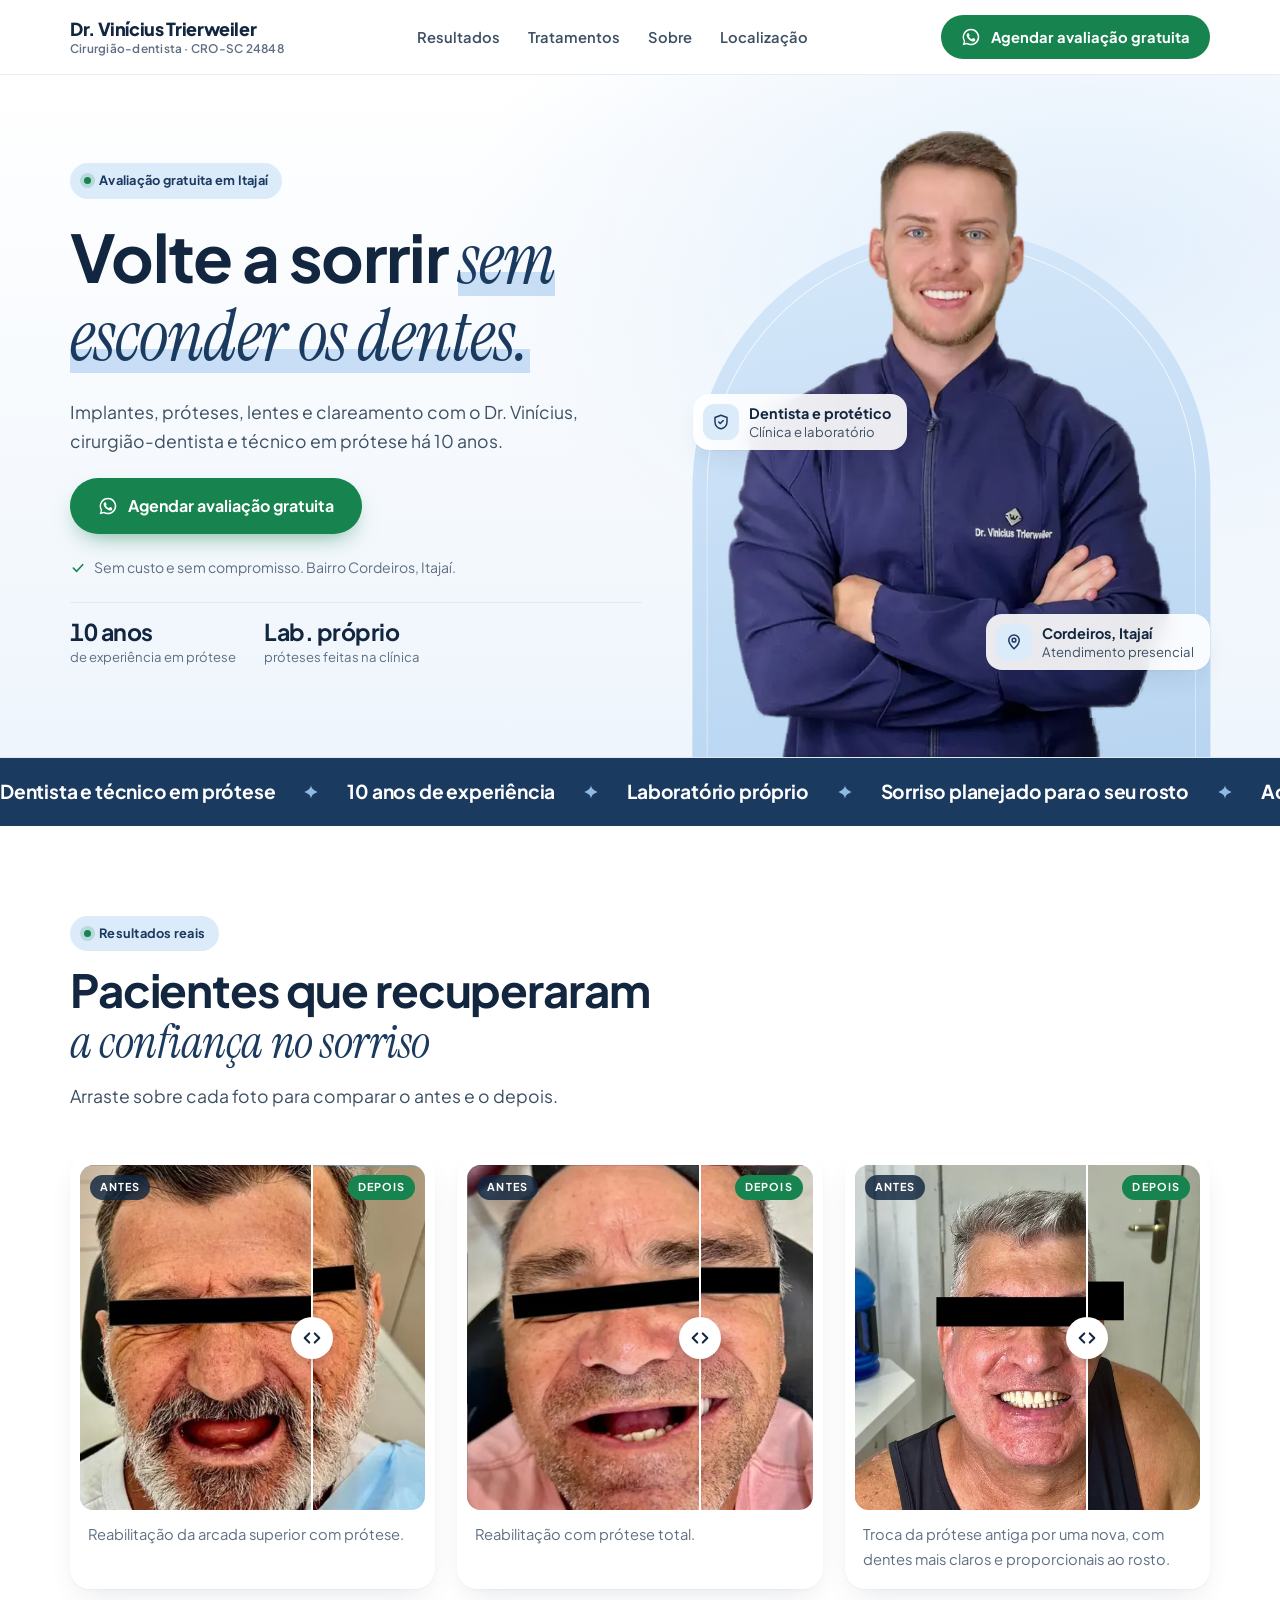
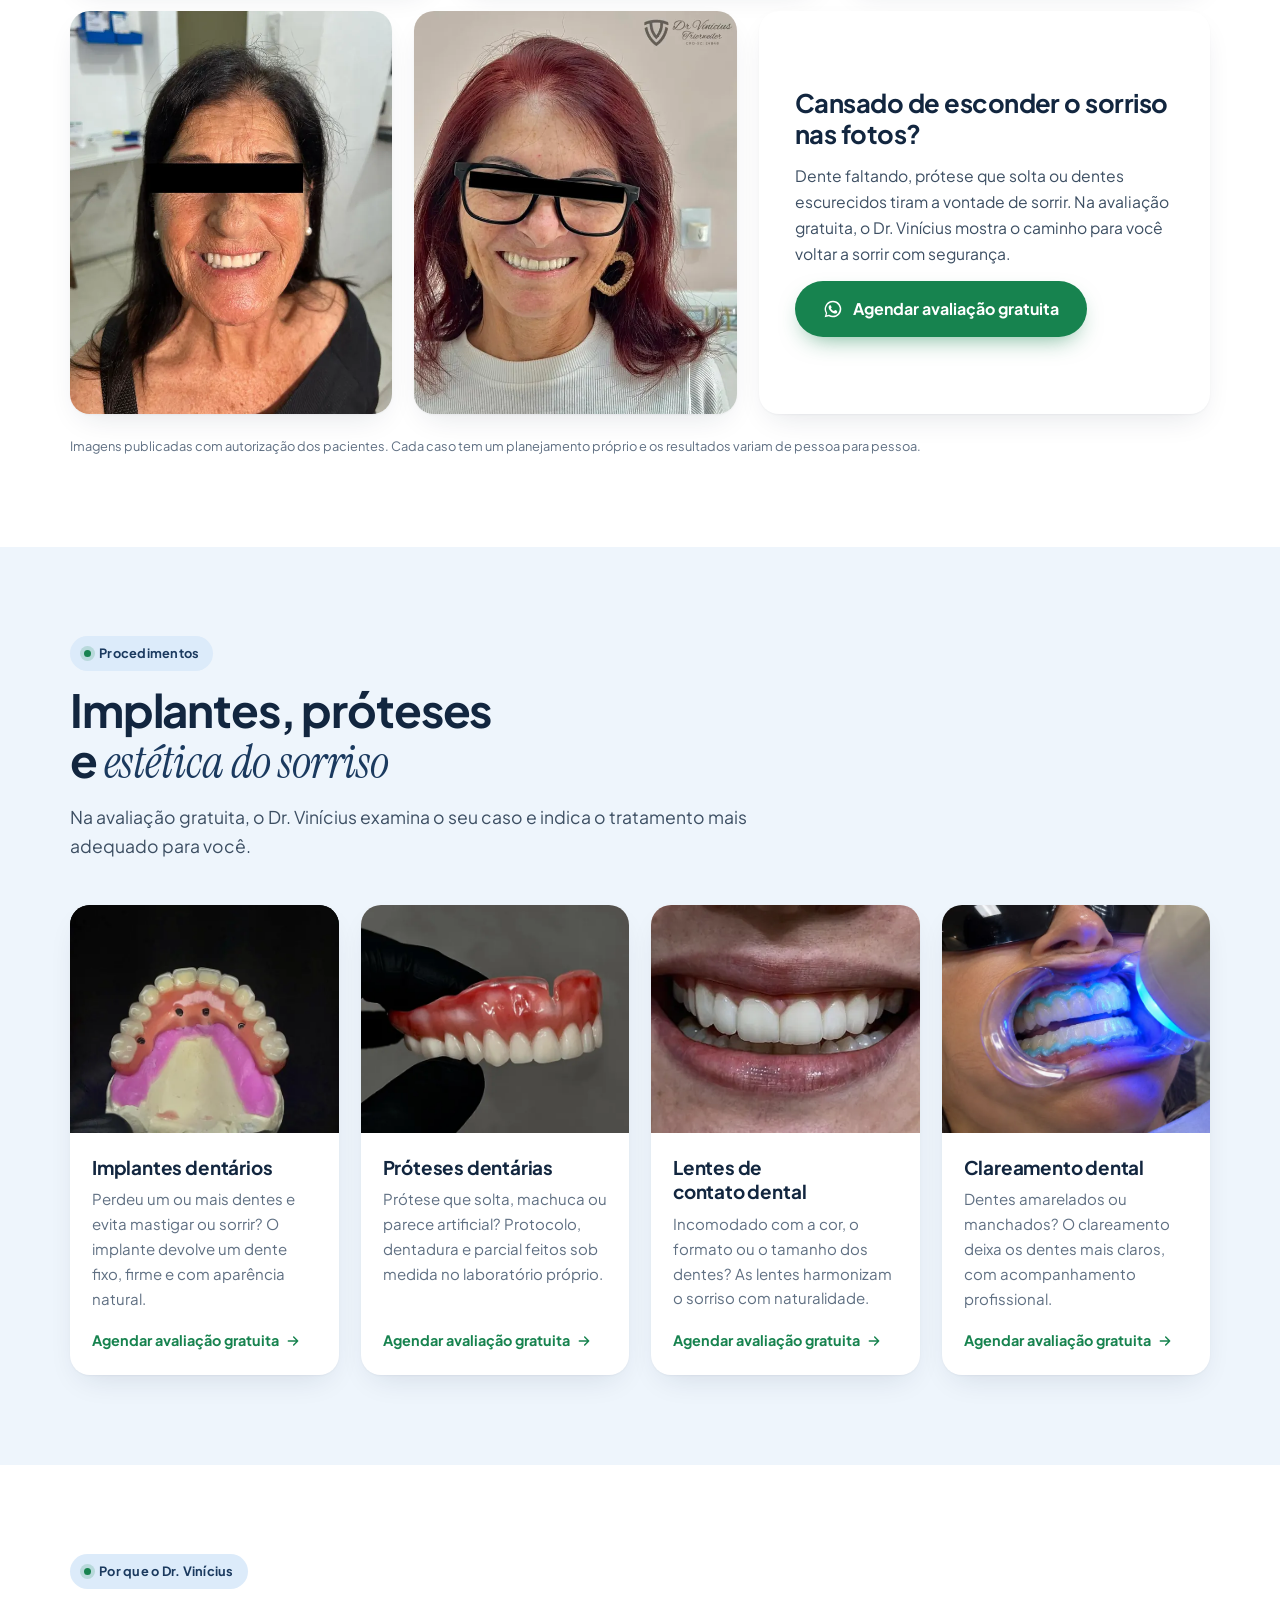
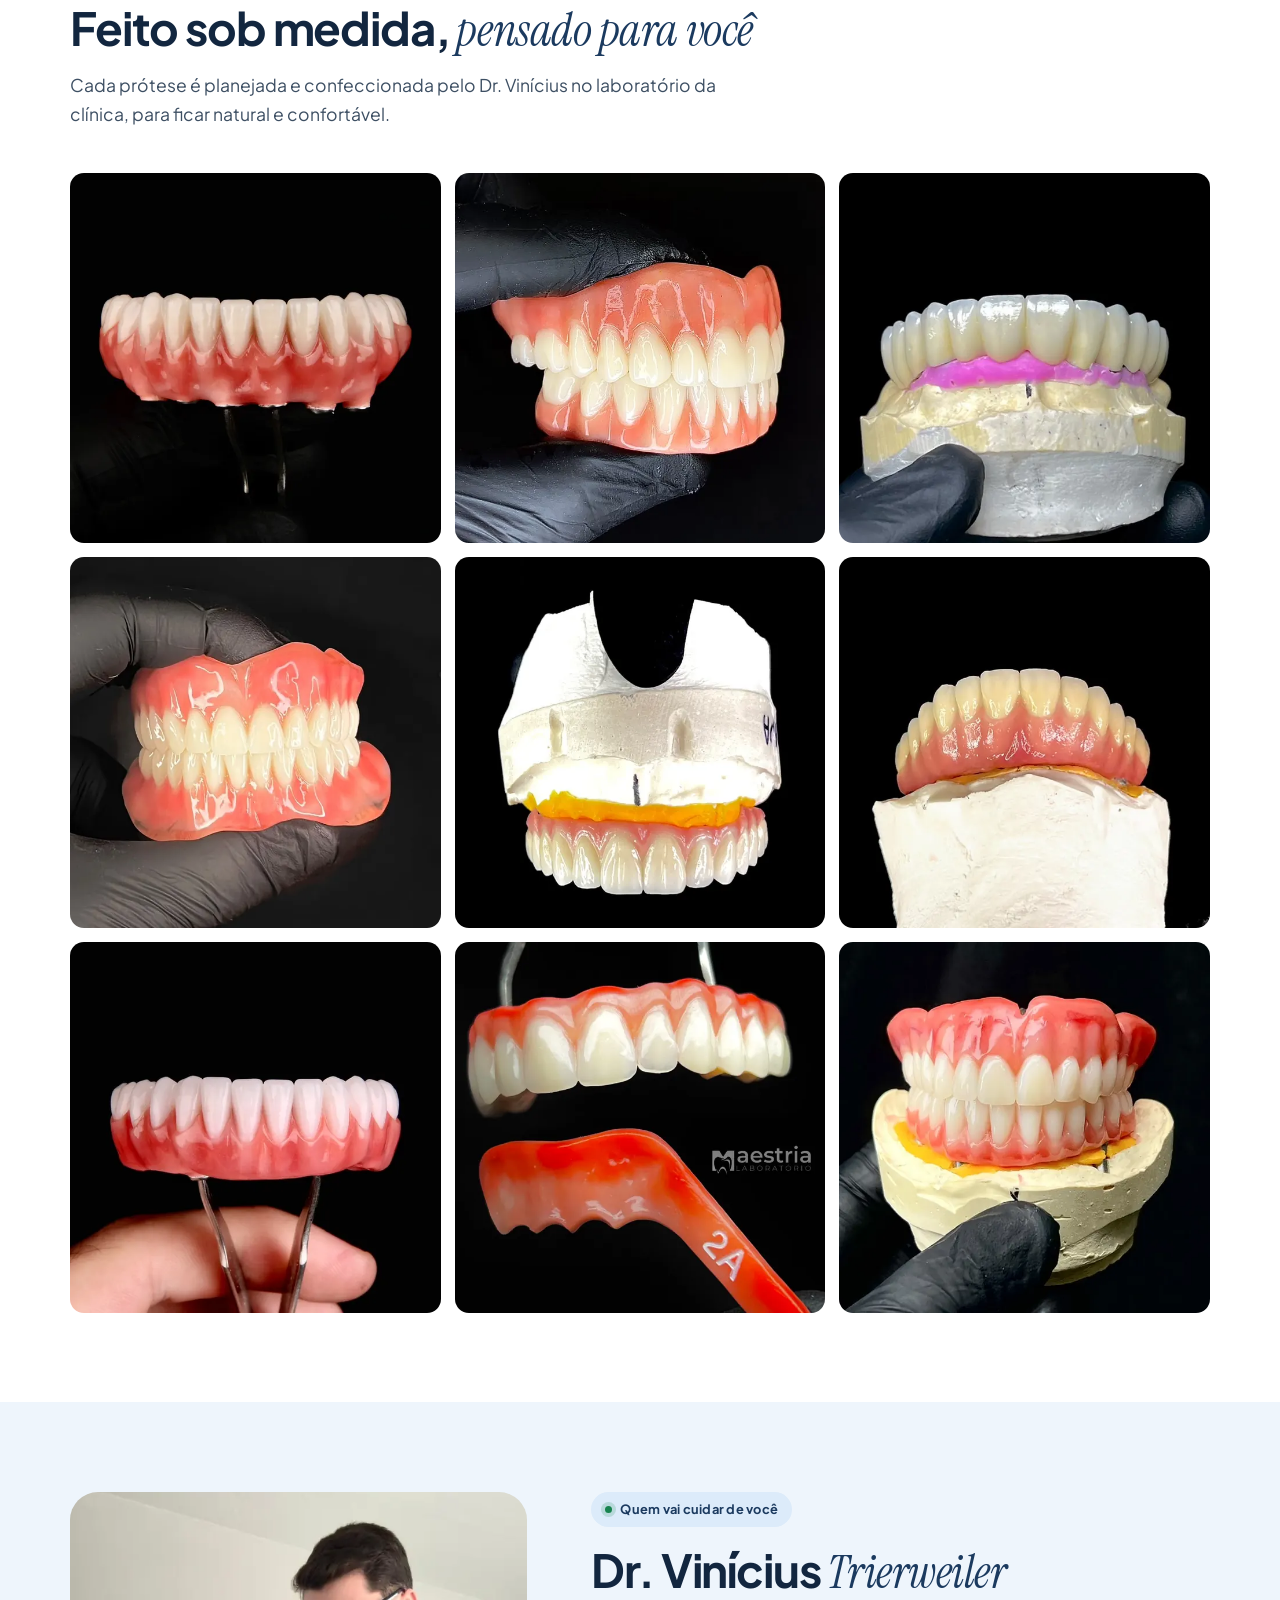
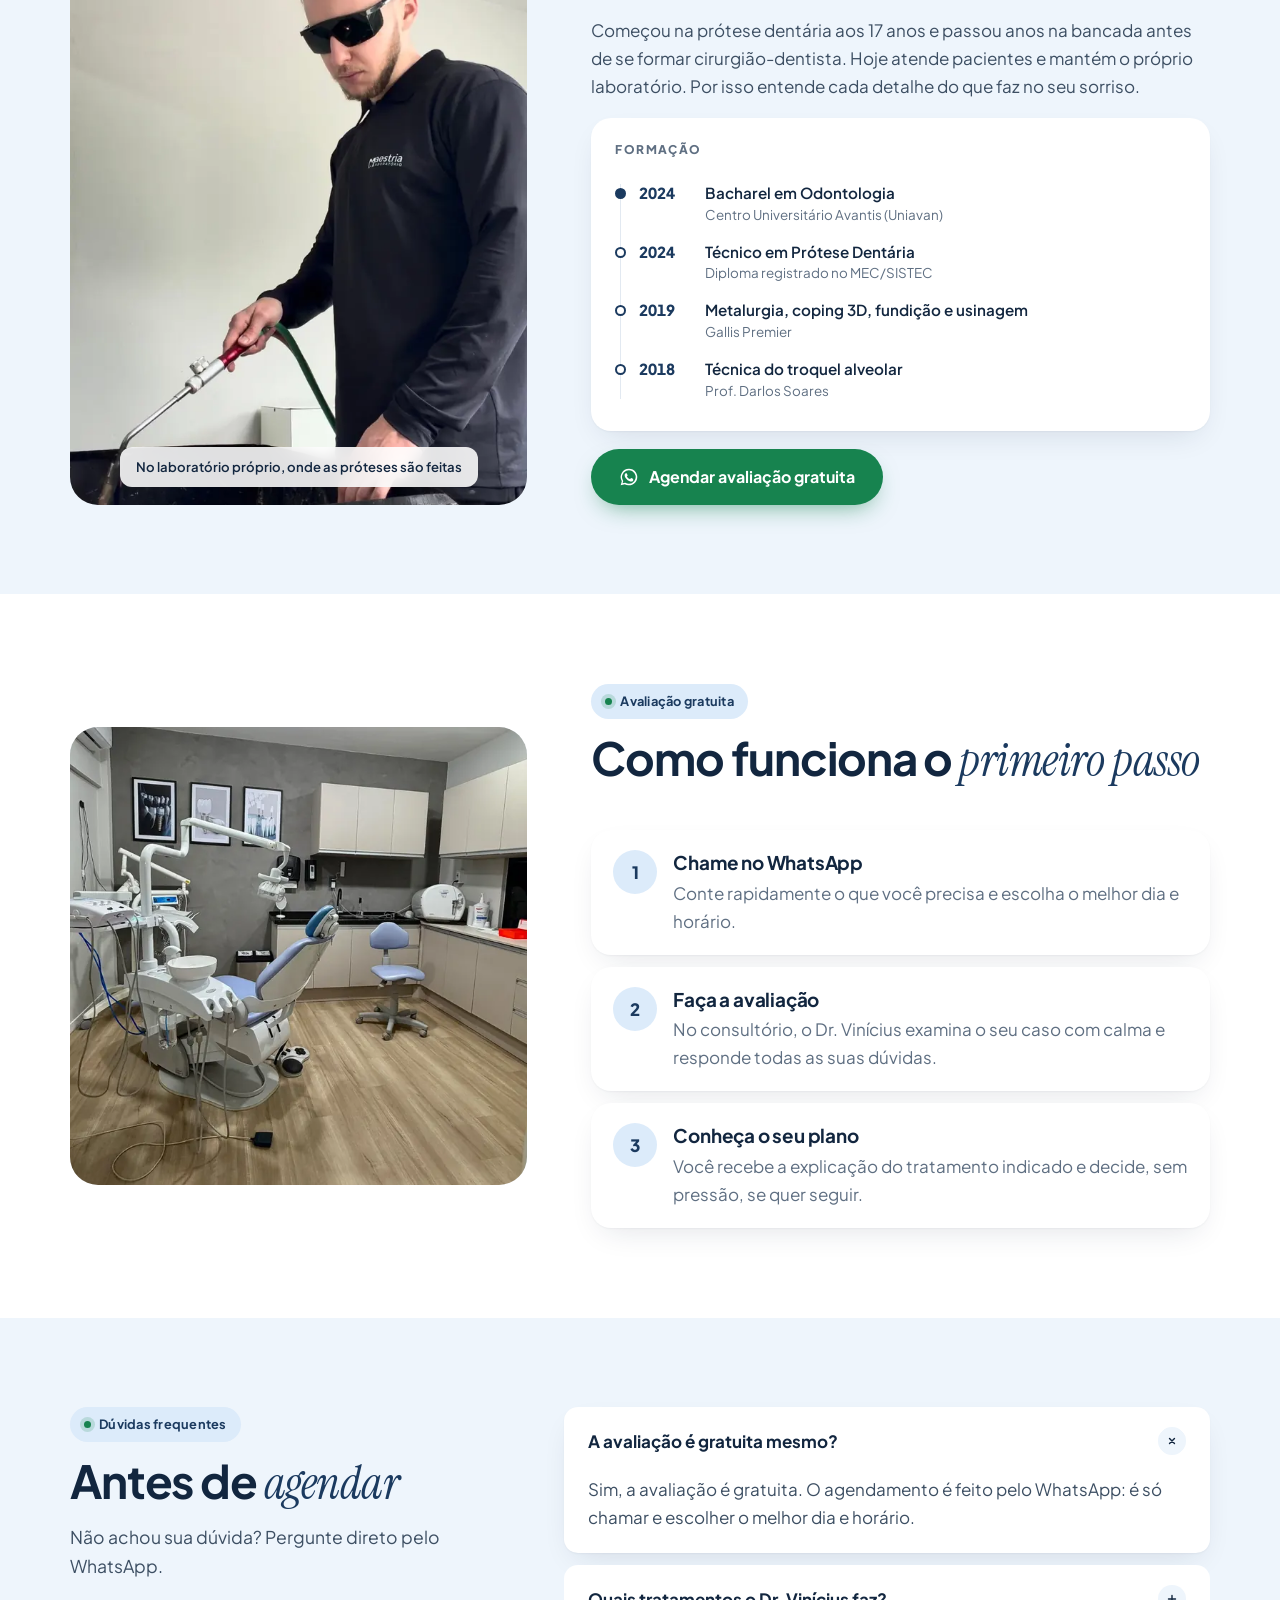
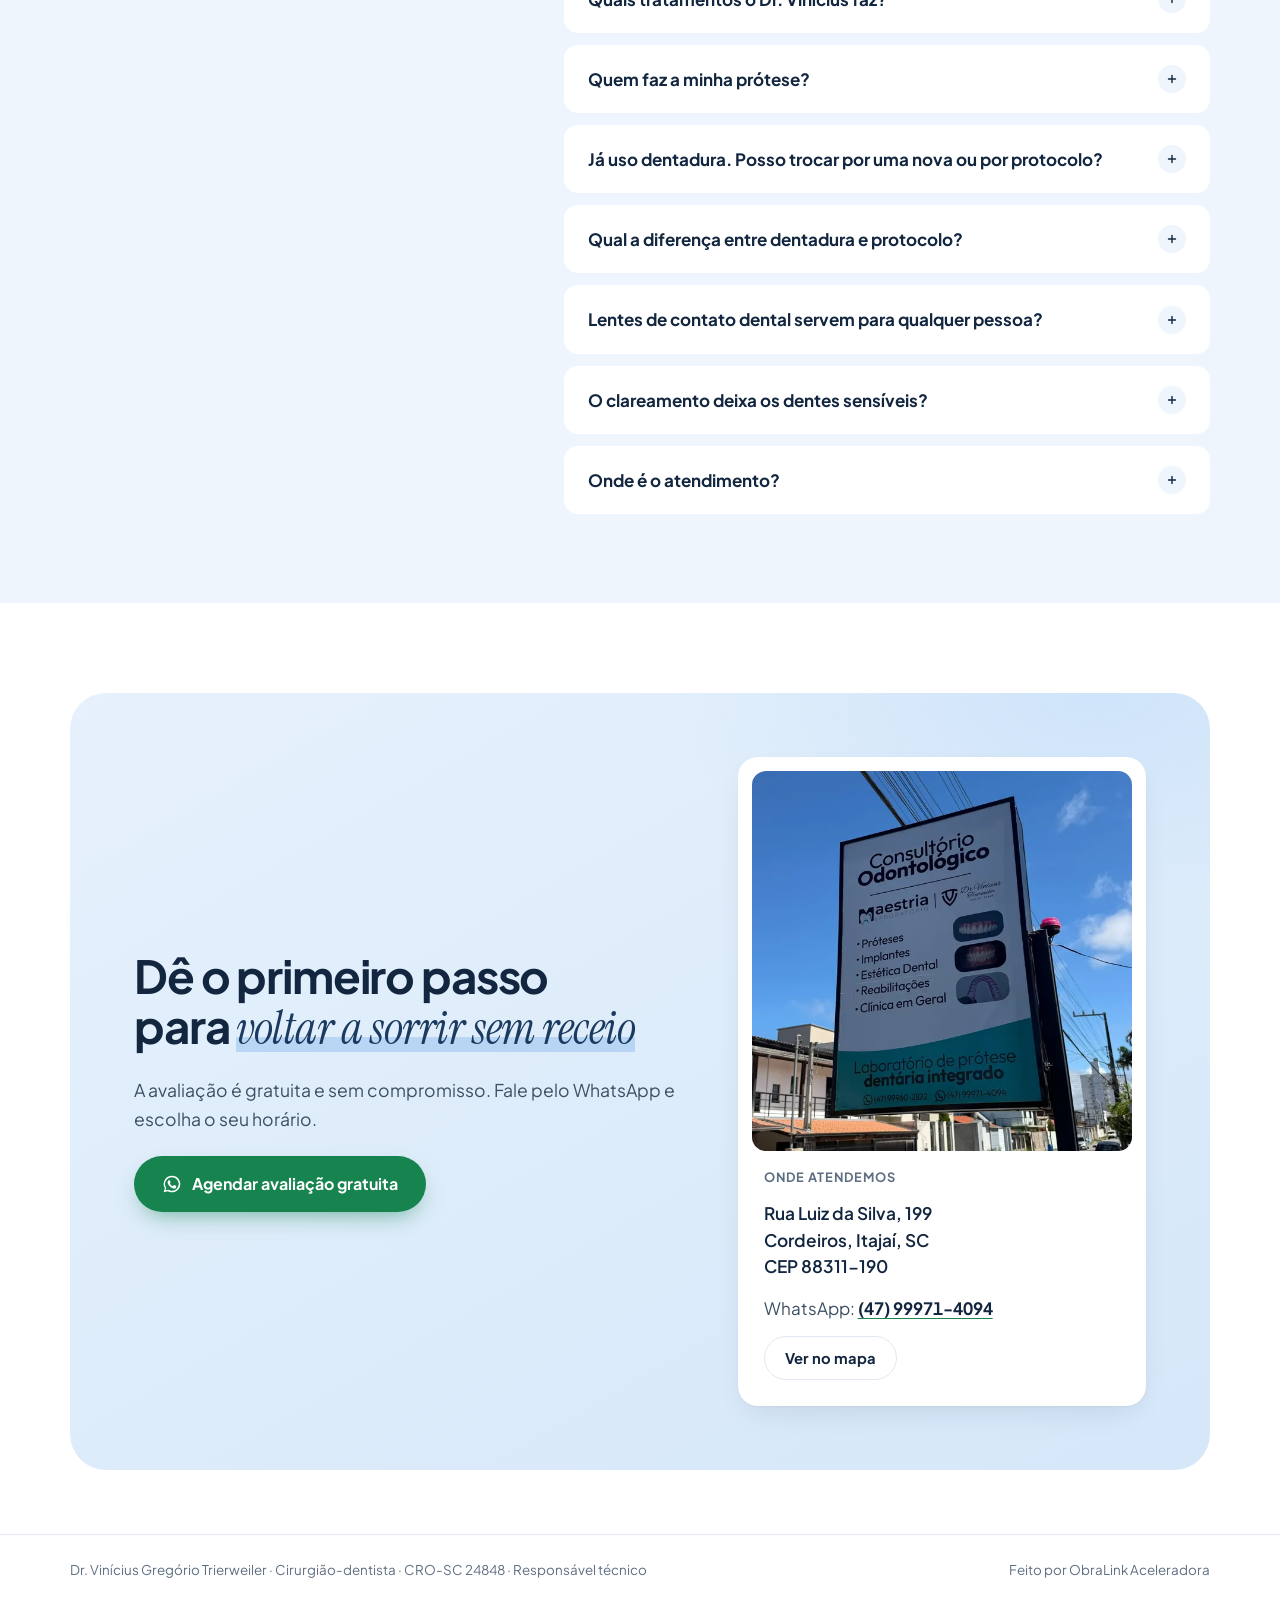
<file: index.html>
<!doctype html>
<html lang="pt-BR">
<head>
<meta charset="utf-8">
<meta name="viewport" content="width=device-width, initial-scale=1, viewport-fit=cover">
<title>Implantes, Próteses e Lentes em Itajaí | Dr. Vinícius Trierweiler</title>
<meta name="description" content="Recupere a confiança no seu sorriso. Implantes, próteses, lentes de contato dental e clareamento em Itajaí, SC, com dentista e técnico em prótese há 10 anos. Avaliação gratuita.">
<meta name="theme-color" content="#ffffff">
<link rel="canonical" href="https://drviniciustrierweiler.com.br/">
<link rel="icon" href="favicon.ico" sizes="48x48"><link rel="icon" type="image/png" sizes="192x192" href="icon-192.png"><link rel="apple-touch-icon" href="apple-touch-icon.png"><link rel="manifest" href="site.webmanifest">
<meta property="og:type" content="website"><meta property="og:locale" content="pt_BR"><meta property="og:url" content="https://drviniciustrierweiler.com.br/"><meta property="og:site_name" content="Dr. Vinícius Trierweiler">
<meta name="twitter:card" content="summary_large_image">
<meta property="og:title" content="Implantes, Próteses e Lentes em Itajaí | Dr. Vinícius Trierweiler"><meta property="og:description" content="Recupere a confiança no seu sorriso. Implantes, próteses, lentes de contato dental e clareamento em Itajaí, SC, com dentista e técnico em prótese há 10 anos. Avaliação gratuita.">
<meta property="og:image" content="https://drviniciustrierweiler.com.br/img/og-337fc0cc.jpg"><meta property="og:image:width" content="1200"><meta property="og:image:height" content="630">
<link rel="preload" as="image" href="img/retrato-3886d746.webp" imagesrcset="img/retrato-m-aba9602d.webp 520w, img/retrato-3886d746.webp 780w" imagesizes="(max-width: 860px) 44vw, 470px" fetchpriority="high">
<link rel="preload" as="font" type="font/woff2" href="fonts/jakarta-13d1b429.woff2" crossorigin><link rel="preload" as="font" type="font/woff2" href="fonts/instrument-italic-8374bac4.woff2" crossorigin><style>@font-face{font-family:"Plus Jakarta Sans";src:url(fonts/jakarta-13d1b429.woff2) format("woff2");font-weight:200 800;font-style:normal;font-display:swap}@font-face{font-family:"Instrument Serif";src:url(fonts/instrument-italic-8374bac4.woff2) format("woff2");font-weight:400;font-style:italic;font-display:swap}</style>
<script type="application/ld+json">{"@context": "https://schema.org", "@type": "Dentist", "name": "Dr. Vinícius Trierweiler", "description": "Recupere a confiança no seu sorriso. Implantes, próteses, lentes de contato dental e clareamento em Itajaí, SC, com dentista e técnico em prótese há 10 anos. Avaliação gratuita.", "url": "https://drviniciustrierweiler.com.br/", "telephone": "+55 47 99971-4094", "image": "https://drviniciustrierweiler.com.br/img/og-337fc0cc.jpg", "address": {"@type": "PostalAddress", "streetAddress": "Rua Luiz da Silva, 199", "addressLocality": "Itajaí", "addressRegion": "SC", "postalCode": "88311-190", "addressCountry": "BR"}, "areaServed": "Itajaí, SC", "hasMap": "https://www.google.com/maps/search/?api=1&query=Rua+Luiz+da+Silva+199+Cordeiros+Itaja%C3%AD+SC", "medicalSpecialty": "Dentistry", "founder": {"@type": "Person", "name": "Vinícius Gregório Trierweiler", "jobTitle": "Cirurgião-dentista", "identifier": "CRO-SC 24848"}}</script>
<script type="application/ld+json">{"@context": "https://schema.org", "@type": "FAQPage", "mainEntity": [{"@type": "Question", "name": "A avaliação é gratuita mesmo?", "acceptedAnswer": {"@type": "Answer", "text": "Sim, a avaliação é gratuita. O agendamento é feito pelo WhatsApp: é só chamar e escolher o melhor dia e horário."}}, {"@type": "Question", "name": "Quais tratamentos o Dr. Vinícius faz?", "acceptedAnswer": {"@type": "Answer", "text": "Toda a parte de clínica geral, como limpeza, restauração, tratamento de canal (endodontia), extração e clareamento. Também faz próteses, implantes e estética dental com lentes de porcelana."}}, {"@type": "Question", "name": "Quem faz a minha prótese?", "acceptedAnswer": {"@type": "Answer", "text": "Todas as próteses dos pacientes do Dr. Vinícius passam pelas mãos dele até a entrega."}}, {"@type": "Question", "name": "Já uso dentadura. Posso trocar por uma nova ou por protocolo?", "acceptedAnswer": {"@type": "Answer", "text": "Depende da avaliação clínica. Na consulta, o Dr. Vinícius examina o seu caso e explica as opções possíveis para você."}}, {"@type": "Question", "name": "Qual a diferença entre dentadura e protocolo?", "acceptedAnswer": {"@type": "Answer", "text": "A dentadura (prótese total) é removível e apoiada na gengiva. O protocolo é fixo, parafusado sobre implantes, e não sai da boca. A indicação depende de cada caso."}}, {"@type": "Question", "name": "Lentes de contato dental servem para qualquer pessoa?", "acceptedAnswer": {"@type": "Answer", "text": "Depende da indicação. Quando as lentes não são indicadas, muitas vezes uma boa limpeza e um clareamento já resolvem."}}, {"@type": "Question", "name": "O clareamento deixa os dentes sensíveis?", "acceptedAnswer": {"@type": "Answer", "text": "Algumas pessoas sentem uma sensibilidade passageira durante o tratamento. Por isso o clareamento é feito com acompanhamento profissional, ajustado ao seu caso."}}, {"@type": "Question", "name": "Onde é o atendimento?", "acceptedAnswer": {"@type": "Answer", "text": "Em consultório próprio, no bairro Cordeiros, em Itajaí, SC: Rua Luiz da Silva, 199. Ver no mapa"}}]}</script>

<style>:root{--ink:#12263f;--text:#3d4f63;--muted:#5f6f82;--bg:#ffffff;--mist:#eef5fc;--sky:#dcebfa;--line:#e2e9f1;--navy:#1b3a5f;--cta:#17834f;--cta-hover:#126b40;--cta-glow:23,131,79;--font-head:"Plus Jakarta Sans","Segoe UI",system-ui,-apple-system,sans-serif;--font-accent:"Instrument Serif","Iowan Old Style",Georgia,serif;--r-lg:28px;--r:20px;--r-sm:14px;--shadow:0 1px 2px rgba(18,38,63,.04),0 12px 32px -12px rgba(18,38,63,.14);--wrap:1180px;--space-section:clamp(56px,7vw,96px);--space-head:clamp(28px,3.5vw,44px);--gap:clamp(14px,1.8vw,22px);color-scheme:light}*,*::before,*::after{box-sizing:border-box}html{scroll-behavior:smooth;scroll-padding-top:90px;-webkit-text-size-adjust:100%}body{margin:0;background:var(--bg);color:var(--text);font:400 17px/1.65 var(--font-head);-webkit-font-smoothing:antialiased}img{max-width:100%;height:auto;display:block}a{color:inherit}.wrap{max-width:var(--wrap);margin:0 auto;padding-left:max(20px,env(safe-area-inset-left,0px));padding-right:max(20px,env(safe-area-inset-right,0px))}h1,h2,h3{font-family:var(--font-head);color:var(--ink);font-weight:700;line-height:1.1;letter-spacing:-.025em;text-wrap:balance;margin:0}h2{font-size:clamp(1.95rem,3.8vw,2.85rem)}h3{font-size:1.18rem;letter-spacing:-.01em;line-height:1.3}.serif{font-family:var(--font-accent);font-weight:400;font-style:italic;letter-spacing:-.01em;color:var(--navy)}p{margin:0}.pill{display:inline-flex;align-items:center;gap:8px;width:max-content;max-width:100%;padding:7px 14px;border-radius:999px;background:var(--sky);color:var(--navy);font-size:.8rem;font-weight:700;letter-spacing:.02em}.pill::before{content:"";width:7px;height:7px;border-radius:50%;background:var(--cta);box-shadow:0 0 0 4px rgba(var(--cta-glow),.18);flex:none}.lead{font-size:1.1rem;max-width:58ch}section{padding-block:var(--space-section)}.mist{background:var(--mist)}.sec-head{display:grid;gap:14px;margin-bottom:var(--space-head);max-width:700px}.sec-head.center{margin-inline:auto;text-align:center;justify-items:center}.sr-only{position:absolute;width:1px;height:1px;overflow:hidden;clip:rect(0 0 0 0);white-space:nowrap}.skip{position:absolute;left:12px;top:-60px;z-index:100;background:var(--ink);color:#fff;padding:10px 16px;border-radius:10px;font-weight:700;text-decoration:none}.skip:focus{top:12px}.mark{background-image:linear-gradient(transparent 64%,rgba(120,175,232,.38) 64%,rgba(120,175,232,.38) 90%,transparent 90%);background-repeat:no-repeat;background-size:100% 100%;-webkit-box-decoration-break:clone;box-decoration-break:clone;transition:background-size 1.2s cubic-bezier(.65,0,.35,1) .25s}.js .mark:not(.on){background-size:0% 100%}@keyframes rise{from{transform:translateY(26px)}to{transform:none}}@supports (animation-timeline: view()){@media (prefers-reduced-motion:no-preference){.sec-head,.cases,.smiles,.treat,.gallery,.about-photo,.about-copy,.clinic-photo,.steps,.faq,.final-card{animation:rise linear both;animation-timeline:view();animation-range:entry 0% entry 30%}}}.btn{display:inline-flex;align-items:center;justify-content:center;gap:10px;min-height:56px;padding:0 28px;border-radius:999px;background:var(--cta);color:#fff;font:700 1rem/1 var(--font-head);text-decoration:none;white-space:nowrap;border:0;cursor:pointer;box-shadow:0 10px 24px -10px rgba(var(--cta-glow),.65);transition:background .2s,transform .2s,box-shadow .2s}.btn:hover{background:var(--cta-hover);transform:translateY(-2px);box-shadow:0 14px 28px -10px rgba(var(--cta-glow),.7)}.btn:active{transform:translateY(0)}.btn:focus-visible,.btn-line:focus-visible,summary:focus-visible,.ba input:focus-visible+.ba-handle,.nav a:focus-visible,.brand:focus-visible{outline:3px solid var(--navy);outline-offset:3px}.btn svg{width:20px;height:20px;flex:none}.btn-sm{min-height:44px;padding:0 20px;font-size:.92rem;box-shadow:none}.btn-line{display:inline-flex;align-items:center;gap:8px;min-height:44px;padding:0 20px;border-radius:999px;border:1px solid var(--line);background:#fff;color:var(--ink);font-weight:700;font-size:.92rem;text-decoration:none}.btn-line:hover{border-color:var(--navy)}.micro{font-size:.88rem;color:var(--muted);display:flex;align-items:center;gap:8px}.micro svg{width:16px;height:16px;color:var(--cta);flex:none}body::before{content:"";position:fixed;inset:0 0 auto;height:env(safe-area-inset-top,0px);z-index:60;background:rgba(255,255,255,.9)}.top{position:sticky;top:env(safe-area-inset-top,0px);z-index:50;background:rgba(255,255,255,.82);backdrop-filter:saturate(1.4) blur(14px);-webkit-backdrop-filter:saturate(1.4) blur(14px);border-bottom:1px solid rgba(226,233,241,.8)}.top .wrap{display:flex;align-items:center;justify-content:space-between;gap:16px;min-height:74px}.brand{display:grid;gap:2px;text-decoration:none;line-height:1.15;border-radius:6px}.brand-name{font-weight:800;font-size:1.12rem;color:var(--ink);letter-spacing:-.02em}.brand-sub{font-size:.74rem;font-weight:600;color:var(--muted);letter-spacing:.02em}.nav{display:flex;gap:28px;font-size:.92rem;font-weight:600;color:var(--text)}.nav a{text-decoration:none;border-radius:6px}.nav a:hover{color:var(--ink)}.hero{position:relative;overflow:hidden;padding-block:clamp(32px,5vw,56px) 0;border-bottom:1px solid var(--line);background:radial-gradient(900px 520px at 85% 25%,#e2effc 0%,rgba(226,239,252,0) 70%),linear-gradient(180deg,#ffffff 0%,#eef5fc 100%)}.hero .wrap{display:grid;grid-template-columns:1.05fr .95fr;gap:clamp(24px,4vw,56px);align-items:end}.hero-copy{display:grid;gap:var(--gap);align-content:center;padding-bottom:var(--space-section);min-width:0}.hero h1{font-size:clamp(2.5rem,5.2vw,4.1rem)}.hero h1 .serif{font-size:1.08em}.hero-ctas{display:flex;flex-wrap:wrap;gap:12px;align-items:center}.hero-trust{display:flex;flex-wrap:wrap;gap:10px 28px;border-top:1px solid var(--line)}.hero-trust div{display:grid;gap:2px;padding-top:16px}.hero-trust b{font-size:1.45rem;color:var(--ink);letter-spacing:-.02em;line-height:1.1;font-variant-numeric:tabular-nums}.hero-trust span{font-size:.82rem;color:var(--muted)}.hero-trust b span{font-size:inherit;color:inherit}.hero-visual{position:relative;align-self:end;display:grid;justify-items:center;min-width:0}.hero-visual .arch{position:absolute;bottom:0;left:50%;transform:translateX(-50%);width:min(100%,540px);aspect-ratio:1/1.02;border-radius:999px 999px 0 0;background:linear-gradient(170deg,#d6e8fa 0%,#b8d5f1 100%)}.hero-visual .arch::after{content:"";position:absolute;inset:14px 14px 0;border-radius:inherit;border:1px solid rgba(255,255,255,.7);border-bottom:0}.hero-visual img{position:relative;width:min(92%,470px);height:auto}.badge{position:absolute;z-index:2;display:flex;align-items:center;gap:10px;padding:10px 16px 10px 10px;border-radius:16px;background:rgba(255,255,255,.9);backdrop-filter:blur(10px);-webkit-backdrop-filter:blur(10px);box-shadow:var(--shadow);font-size:.82rem;line-height:1.3;color:var(--text)}.badge b{display:block;color:var(--ink);font-size:.9rem}.badge i{display:grid;place-items:center;width:36px;height:36px;border-radius:11px;background:var(--sky);color:var(--navy);flex:none}.badge i svg{width:18px;height:18px}.badge.b1{left:0;top:42%}.badge.b2{right:0;bottom:14%}.ticker{background:var(--navy);color:#fff;overflow:hidden;padding-block:18px}.ticker-track{display:flex;width:max-content;animation:ticker 38s linear infinite}.ticker:hover .ticker-track{animation-play-state:paused}.ticker-row{display:flex;align-items:center;gap:28px;padding-right:28px;flex:none}.ticker-row span{font-weight:700;font-size:clamp(1rem,1.6vw,1.2rem);letter-spacing:-.01em;white-space:nowrap}.ticker-row svg{width:16px;height:16px;color:#8fb8e3;flex:none}@keyframes ticker{to{transform:translateX(-50%)}}.cases{display:grid;grid-template-columns:repeat(3,minmax(0,1fr));gap:var(--gap)}.case{background:#fff;border-radius:var(--r);padding:10px;box-shadow:var(--shadow);display:grid;gap:12px;align-content:start}.case p{font-size:.92rem;color:var(--muted);padding:0 8px 8px}.ba{position:relative;border-radius:var(--r-sm);overflow:hidden;aspect-ratio:1;background:var(--mist);touch-action:pan-y;cursor:ew-resize;-webkit-user-select:none;user-select:none;-webkit-touch-callout:none;--pos:50%}.ba img{position:absolute;inset:0;width:100%;height:100%;object-fit:cover;pointer-events:none;-webkit-user-drag:none}.ba .before{position:absolute;inset:0;clip-path:inset(0 calc(100% - var(--pos)) 0 0)}.ba input{position:absolute;inset:0;width:100%;height:100%;margin:0;opacity:0;z-index:3;pointer-events:none}.ba-handle{position:absolute;top:0;bottom:0;left:var(--pos);width:2px;margin-left:-1px;background:#fff;z-index:2;pointer-events:none}.ba-handle::after{content:"";position:absolute;top:50%;left:50%;width:42px;height:42px;transform:translate(-50%,-50%);border-radius:50%;background:#fff url("data:image/svg+xml,%3Csvg xmlns='http://www.w3.org/2000/svg' viewBox='0 0 24 24' fill='none' stroke='%2312263f' stroke-width='2.2' stroke-linecap='round' stroke-linejoin='round'%3E%3Cpath d='m9 7-5 5 5 5M15 7l5 5-5 5'/%3E%3C/svg%3E") center/22px no-repeat;box-shadow:0 4px 14px rgba(0,0,0,.25);transition:transform .15s}.ba.dragging .ba-handle::after{transform:translate(-50%,-50%) scale(1.12)}.tag{position:absolute;top:10px;z-index:2;background:rgba(18,38,63,.82);color:#fff;font:700 .68rem/1 var(--font-head);letter-spacing:.1em;text-transform:uppercase;padding:7px 10px;border-radius:999px;pointer-events:none}.tag.l{left:10px}.tag.r{right:10px;background:var(--cta)}.smiles{display:grid;grid-template-columns:1fr 1fr 1.4fr;gap:var(--gap);margin-top:var(--gap)}.smiles figure{margin:0;border-radius:var(--r);overflow:hidden;box-shadow:var(--shadow);aspect-ratio:4/5}.smiles img{width:100%;height:100%;object-fit:cover}.smiles .note{background:#fff;color:var(--text);box-shadow:var(--shadow);border-radius:var(--r);padding:clamp(22px,3vw,36px);display:grid;gap:14px;align-content:center;justify-items:start}.smiles .note b{color:var(--ink);font-size:clamp(1.3rem,2vw,1.6rem);line-height:1.2;letter-spacing:-.02em}.smiles .note p{font-size:.98rem;color:var(--text)}.disclaimer{margin-top:var(--gap);font-size:.8rem;color:var(--muted)}.swipe-hint,.dots{display:none}.treat{display:grid;grid-template-columns:repeat(4,minmax(0,1fr));gap:var(--gap)}.t-card{background:#fff;border-radius:var(--r);overflow:hidden;box-shadow:var(--shadow);display:grid;grid-template-rows:auto 1fr}.t-card img{width:100%;aspect-ratio:4/3.4;object-fit:cover;background:#0b0f15}.t-card img.pos-bottom{object-position:center bottom}.t-card > div{padding:22px;display:flex;flex-direction:column;gap:8px;min-width:0}.t-card p{color:var(--muted);font-size:.94rem}.t-link{margin-top:auto;padding-top:10px;display:inline-flex;align-items:center;gap:6px;font-weight:700;font-size:.9rem;color:var(--cta);text-decoration:none}.t-link svg{width:16px;height:16px;flex:none;transition:transform .2s}.t-link:hover svg{transform:translateX(3px)}.t-link:focus-visible{outline:3px solid var(--navy);outline-offset:3px;border-radius:6px}.t-ph{aspect-ratio:4/3.4;display:flex;align-items:center;justify-content:center;color:var(--navy);background:radial-gradient(circle at 30% 25%,#ffffff 0%,rgba(255,255,255,0) 55%),linear-gradient(145deg,#e4f0fc 0%,#c7dcf2 100%)}.t-ph svg{width:72px;height:72px;opacity:.75}.gallery{display:grid;grid-template-columns:repeat(3,minmax(0,1fr));gap:14px}.gallery img{width:100%;aspect-ratio:1;object-fit:cover;border-radius:var(--r-sm);background:#0b0f15}.about .wrap{display:grid;grid-template-columns:.85fr 1.15fr;gap:clamp(32px,5vw,72px);align-items:stretch}.about-photo{position:relative;border-radius:var(--r-lg);overflow:hidden;background:var(--mist);margin:0;min-height:420px}.about-photo img{position:absolute;inset:0;width:100%;height:100%;object-fit:cover;object-position:center 30%}.about-copy{display:grid;gap:18px;align-content:center;min-width:0}.creds-wrap{background:#fff;border-radius:var(--r);padding:22px 24px;box-shadow:var(--shadow)}.creds-title{font-size:.75rem;font-weight:800;letter-spacing:.12em;text-transform:uppercase;color:var(--muted);margin-bottom:14px}.creds{list-style:none;margin:0;padding:0;display:grid;gap:0;position:relative}.creds::before{content:"";position:absolute;left:5px;top:10px;bottom:10px;width:1px;background:var(--line)}.creds li{position:relative;display:grid;grid-template-columns:54px 1fr;gap:12px;padding:9px 0 9px 24px;font-size:.95rem;color:var(--ink);font-weight:600;line-height:1.35}.creds li::before{content:"";position:absolute;left:0;top:14px;width:11px;height:11px;border-radius:50%;background:#fff;border:2px solid var(--navy)}.creds li:first-child::before{background:var(--navy)}.creds b{font-variant-numeric:tabular-nums;color:var(--navy);font-weight:800}.creds small{display:block;font-size:.84rem;font-weight:400;color:var(--muted);margin-top:2px}.about-copy .btn{justify-self:start}.about-photo figcaption{position:absolute;left:50%;bottom:18px;transform:translateX(-50%);width:max-content;max-width:calc(100% - 36px);text-align:center;padding:9px 16px;border-radius:12px;background:rgba(255,255,255,.88);backdrop-filter:blur(8px);-webkit-backdrop-filter:blur(8px);font-size:.82rem;font-weight:600;color:var(--ink)}.steps-wrap{display:grid;grid-template-columns:.85fr 1.15fr;gap:clamp(32px,5vw,72px);align-items:center}.steps-copy{min-width:0}.clinic-photo{position:relative;margin:0;border-radius:var(--r-lg);overflow:hidden;aspect-ratio:1;background:var(--mist)}.clinic-photo img{width:100%;height:100%;object-fit:cover;object-position:center 40%}.clinic-photo figcaption{position:absolute;left:50%;bottom:18px;transform:translateX(-50%);width:max-content;max-width:calc(100% - 36px);padding:9px 16px;border-radius:12px;background:rgba(255,255,255,.88);backdrop-filter:blur(8px);-webkit-backdrop-filter:blur(8px);font-size:.82rem;font-weight:600;color:var(--ink)}.steps{display:grid;grid-template-columns:1fr;gap:12px;counter-reset:s}.step{background:#fff;border-radius:var(--r);padding:20px 22px;box-shadow:var(--shadow);display:grid;grid-template-columns:44px 1fr;column-gap:16px;row-gap:4px;align-content:start}.step::before{counter-increment:s;content:counter(s);grid-row:span 2;display:grid;place-items:center;width:44px;height:44px;border-radius:50%;background:var(--sky);color:var(--navy);font-weight:800}.step p{color:var(--muted)}.faq-wrap{display:grid;grid-template-columns:.8fr 1.2fr;gap:clamp(28px,5vw,72px);align-items:start}.faq-wrap .sec-head{margin-bottom:0}.faq{display:grid;gap:12px}.faq details{background:var(--mist);border-radius:var(--r-sm);padding:0 24px;transition:background .2s}.mist .faq details:not([open]){background:#fff}.faq details[open]{background:#fff;box-shadow:var(--shadow)}.faq summary{cursor:pointer;list-style:none;padding:20px 0;font-weight:700;color:var(--ink);display:flex;justify-content:space-between;align-items:center;gap:16px;border-radius:8px}.faq summary::-webkit-details-marker{display:none}.faq summary::after{content:"";flex:none;width:28px;height:28px;border-radius:50%;background:var(--mist) url("data:image/svg+xml,%3Csvg xmlns='http://www.w3.org/2000/svg' viewBox='0 0 24 24' fill='none' stroke='%2312263f' stroke-width='2.4' stroke-linecap='round'%3E%3Cpath d='M12 6v12M6 12h12'/%3E%3C/svg%3E") center/14px no-repeat;transition:transform .2s}.faq details[open] summary::after{transform:rotate(45deg)}.faq details p{padding:0 0 22px;color:var(--text)}.faq details p a{color:var(--cta);font-weight:700}.faq-more{display:none}#contato{padding-bottom:clamp(40px,5vw,72px)}.final-card{position:relative;overflow:hidden;border-radius:clamp(24px,3vw,36px);padding:clamp(28px,5vw,64px);background:radial-gradient(600px 320px at 90% 0%,#cfe4fa 0%,rgba(207,228,250,0) 70%),linear-gradient(150deg,#e6f1fc 0%,#d5e7f9 100%);color:var(--text);display:grid;grid-template-columns:1.15fr .85fr;gap:clamp(28px,4vw,56px);align-items:center}.final-card h2{color:var(--ink)}.final-copy{display:grid;gap:var(--gap);min-width:0}.place{background:#fff;color:var(--text);border-radius:var(--r);padding:26px;box-shadow:var(--shadow);display:grid;gap:14px}.place-photo{margin:-12px -12px 4px;border-radius:calc(var(--r) - 6px);overflow:hidden;aspect-ratio:1;background:var(--mist)}.place-photo img{width:100%;height:100%;object-fit:cover;object-position:center}.place h3{font-size:.8rem;color:var(--muted);font-weight:700;letter-spacing:.08em;text-transform:uppercase}.place address{font-style:normal;font-size:1.08rem;line-height:1.55;color:var(--ink);font-weight:600}.place .row{display:flex;flex-wrap:wrap;gap:10px}.phone{white-space:nowrap;font-variant-numeric:tabular-nums;font-weight:700;color:var(--ink);text-decoration:underline;text-decoration-color:var(--cta);text-underline-offset:3px}footer{border-top:1px solid var(--line);padding-block:24px;font-size:.84rem;color:var(--muted)}footer .wrap{display:flex;flex-wrap:wrap;justify-content:space-between;gap:10px}.float{display:none}@media (max-width:1100px){.nav{gap:20px}}@media (max-width:1000px){.nav{display:none}}@media (max-width:940px){.smiles{grid-template-columns:1fr 1fr}.smiles .note{grid-column:1/-1}.smiles figure{aspect-ratio:1}}@media (min-width:561px) and (max-width:1100px){.treat{grid-template-columns:repeat(2,minmax(0,1fr))}.t-card{grid-template-columns:minmax(0,200px) 1fr;grid-template-rows:auto}.t-card img,.t-ph{aspect-ratio:auto;width:100%;height:100%;min-height:200px}}@media (max-width:860px){.hero .wrap,.about .wrap,.final-card,.faq-wrap,.steps-wrap{grid-template-columns:1fr}.clinic-photo{aspect-ratio:16/10;order:2}.clinic-photo img{object-position:center 42%}.steps-copy{display:contents}.steps-copy .sec-head{order:1;margin-bottom:0}.steps{order:3}.hero-copy{padding-bottom:0}.hero-visual{margin-top:8px}.hero-visual img{width:min(84%,380px)}.badge.b1{top:auto;bottom:36%}.badge.b2{bottom:10%}.about-photo{min-height:0;aspect-ratio:1}.about-photo img{position:static;object-position:70% 22%}.gallery{grid-template-columns:repeat(3,minmax(0,1fr));gap:12px}}@media (min-width:561px) and (max-width:860px){.treat{grid-template-columns:1fr}.hero-ctas .btn{min-width:320px}}@media (max-width:560px){body{font-size:16px}.brand-name{font-size:1rem}.top .wrap{min-height:64px}.top .btn-sm{display:none}.hero-copy .micro,.disclaimer{display:none}.hero-ctas .btn,.about-copy .btn,.smiles .note .btn{width:100%}.cases{grid-template-columns:1fr}.badge{font-size:.74rem;padding:8px 12px 8px 8px}.badge i{width:30px;height:30px}.place{grid-template-columns:104px 1fr;column-gap:16px;row-gap:6px;padding:14px;align-items:start}.place-photo{grid-row:1 / span 3;margin:0;aspect-ratio:4/5;border-radius:12px}.place h3{font-size:.72rem}.place address{font-size:.95rem;line-height:1.45}.place p{font-size:.88rem}.place .row{grid-column:1 / -1;margin-top:6px}.place .btn-line{width:100%;justify-content:center}.final-card{gap:20px;padding:24px 18px}.js .faq.short details:nth-of-type(n+5){display:none}.faq-more{display:flex;justify-content:center;width:100%;min-height:48px;align-items:center;border:1px dashed #c5d3e2;border-radius:var(--r-sm);background:transparent;font:700 .92rem var(--font-head);color:var(--navy);cursor:pointer}.faq-more:focus-visible{outline:3px solid var(--navy);outline-offset:3px}.swipe-hint{display:flex;align-items:center;gap:8px;margin-top:-4px;font-size:.82rem;font-weight:600;color:var(--navy)}.swipe-hint::before{content:"";width:28px;height:2px;border-radius:2px;background:var(--navy);opacity:.4}.treat,.gallery{display:flex;gap:12px;overflow-x:auto;scroll-snap-type:x mandatory;-webkit-overflow-scrolling:touch;scrollbar-width:none;overscroll-behavior-x:contain}.treat::-webkit-scrollbar,.gallery::-webkit-scrollbar{display:none}.treat{padding:4px 2px 18px;margin:-4px -2px 0}.t-card{flex:none;width:80%;max-width:80%;scroll-snap-align:start}.t-card img,.t-ph{aspect-ratio:16/11}.gallery img{flex:none;width:100%;max-width:100%;scroll-snap-align:start;scroll-snap-stop:always}.dots{display:flex;justify-content:center;gap:8px;margin-top:14px}.dots i{width:7px;height:7px;border-radius:99px;background:#c5d3e2;transition:width .3s,background .3s}.dots i.on{width:22px;background:var(--navy)}footer{padding-bottom:calc(24px + 76px)}.float{display:inline-flex;isolation:isolate;position:fixed;z-index:40;left:calc(12px + env(safe-area-inset-left,0px));right:calc(12px + env(safe-area-inset-right,0px));bottom:calc(12px + env(safe-area-inset-bottom,0px));min-height:52px;overflow:hidden;box-shadow:0 0 0 8px rgba(255,255,255,.85),0 12px 28px -8px rgba(18,38,63,.35);transition:transform .35s cubic-bezier(.2,.8,.2,1),opacity .35s,background .2s}.float:hover{transform:none}.js .float{transform:translateY(calc(100% + 40px));opacity:0;pointer-events:none}.js.show-bar .float{transform:none;opacity:1;pointer-events:auto}.float::after{content:"";position:absolute;inset:0 auto 0 -60%;width:45%;z-index:1;background:linear-gradient(100deg,rgba(255,255,255,0),rgba(255,255,255,.45),rgba(255,255,255,0));transform:skewX(-18deg)}.show-bar .float::after{animation:shine 1.1s ease-out .35s 1 both}@keyframes shine{to{left:130%}}}@media (prefers-reduced-motion:reduce){html{scroll-behavior:auto}.mark,.btn,.float,.faq summary::after,.ba-handle::after{transition:none}.ticker-track,.show-bar .float::after{animation:none}.ticker{overflow-x:auto}}</style>
</head>
<body>

<script>document.documentElement.classList.add("js")</script>
<a class="skip" href="#inicio">Pular para o conteúdo</a>
<header class="top">
  <div class="wrap">
    <a class="brand" href="#inicio"><span class="brand-name">Dr. Vinícius Trierweiler</span><span class="brand-sub">Cirurgião-dentista · CRO-SC 24848</span></a>
    <nav class="nav" aria-label="Seções">
      <a href="#resultados">Resultados</a>
      <a href="#tratamentos">Tratamentos</a>
      <a href="#sobre">Sobre</a>
      <a href="#contato">Localização</a>
    </nav>
    <a class="btn btn-sm" href="https://wa.me/5547999714094?text=Ol%C3%A1%2C%20vim%20pelo%20site%20e%20gostaria%20de%20agendar%20minha%20avalia%C3%A7%C3%A3o%20gratuita." target="_blank" rel="noopener" data-wa="topo"><svg viewBox="0 0 24 24" fill="currentColor" aria-hidden="true"><path d="M12 2a10 10 0 0 0-8.6 15.1L2 22l5-1.3A10 10 0 1 0 12 2Zm0 18.2c-1.6 0-3.1-.4-4.4-1.2l-.3-.2-3 .8.8-2.9-.2-.3A8.2 8.2 0 1 1 12 20.2Zm4.5-6.1c-.2-.1-1.5-.7-1.7-.8-.2-.1-.4-.1-.6.1l-.8 1c-.1.2-.3.2-.5.1a6.7 6.7 0 0 1-3.3-2.9c-.3-.4.2-.4.7-1.4.1-.2 0-.3 0-.4l-.8-1.8c-.2-.5-.4-.4-.6-.4h-.5c-.2 0-.5.1-.7.3-.2.3-.9.9-.9 2.2s.9 2.5 1 2.7c.1.2 1.8 2.8 4.4 3.9 1.6.7 2.3.8 3.1.6.5-.1 1.5-.6 1.7-1.2.2-.6.2-1.1.2-1.2-.1-.1-.3-.2-.5-.3Z"/></svg><span>Agendar avaliação gratuita</span></a>
  </div>
</header>

<main id="inicio">
<section class="hero">
  <div class="wrap">
    <div class="hero-copy">
      <span class="pill" id="h-pill">Avaliação gratuita em Itajaí</span>
      <h1 id="h-title">Volte a sorrir <span class="serif mark">sem esconder os dentes.</span></h1>
      <p class="lead" id="h-lead">Implantes, próteses, lentes e clareamento com o Dr. Vinícius, cirurgião-dentista e técnico em prótese há 10 anos.</p>
      <div class="hero-ctas">
        <a class="btn" href="https://wa.me/5547999714094?text=Ol%C3%A1%2C%20vim%20pelo%20site%20e%20gostaria%20de%20agendar%20minha%20avalia%C3%A7%C3%A3o%20gratuita." target="_blank" rel="noopener" data-wa="hero"><svg viewBox="0 0 24 24" fill="currentColor" aria-hidden="true"><path d="M12 2a10 10 0 0 0-8.6 15.1L2 22l5-1.3A10 10 0 1 0 12 2Zm0 18.2c-1.6 0-3.1-.4-4.4-1.2l-.3-.2-3 .8.8-2.9-.2-.3A8.2 8.2 0 1 1 12 20.2Zm4.5-6.1c-.2-.1-1.5-.7-1.7-.8-.2-.1-.4-.1-.6.1l-.8 1c-.1.2-.3.2-.5.1a6.7 6.7 0 0 1-3.3-2.9c-.3-.4.2-.4.7-1.4.1-.2 0-.3 0-.4l-.8-1.8c-.2-.5-.4-.4-.6-.4h-.5c-.2 0-.5.1-.7.3-.2.3-.9.9-.9 2.2s.9 2.5 1 2.7c.1.2 1.8 2.8 4.4 3.9 1.6.7 2.3.8 3.1.6.5-.1 1.5-.6 1.7-1.2.2-.6.2-1.1.2-1.2-.1-.1-.3-.2-.5-.3Z"/></svg>Agendar avaliação gratuita</a>
      </div>
      <p class="micro"><svg viewBox="0 0 24 24" fill="none" stroke="currentColor" stroke-width="2.4" stroke-linecap="round" stroke-linejoin="round" aria-hidden="true"><path d="m5 12 5 5 9-10"/></svg>Sem custo e sem compromisso. Bairro Cordeiros, Itajaí.</p>
      <div class="hero-trust">
        <div><b><span data-count="10">10</span> anos</b><span>de experiência em prótese</span></div>
        <div><b>Lab. próprio</b><span>próteses feitas na clínica</span></div>
      </div>
    </div>
    <div class="hero-visual">
      <span class="arch" aria-hidden="true"></span>
      <img src="img/retrato-3886d746.webp" alt="Dr. Vinícius Trierweiler, cirurgião-dentista, de jaleco azul-marinho e braços cruzados" width="780" height="1040" fetchpriority="high" srcset="img/retrato-m-aba9602d.webp 520w, img/retrato-3886d746.webp 780w" sizes="(max-width: 860px) 44vw, 470px">
      <div class="badge b1"><i><svg viewBox="0 0 24 24" fill="none" stroke="currentColor" stroke-width="2" stroke-linecap="round" stroke-linejoin="round" aria-hidden="true"><path d="M12 3 4 6v6c0 4.5 3.4 8.3 8 9 4.6-.7 8-4.5 8-9V6l-8-3Z"/><path d="m9 12 2 2 4-4"/></svg></i><span><b>Dentista e protético</b>Clínica e laboratório</span></div>
      <div class="badge b2"><i><svg viewBox="0 0 24 24" fill="none" stroke="currentColor" stroke-width="2" stroke-linecap="round" stroke-linejoin="round" aria-hidden="true"><path d="M12 21s-7-6.2-7-11.5a7 7 0 0 1 14 0C19 14.8 12 21 12 21Z"/><circle cx="12" cy="9.5" r="2.5"/></svg></i><span><b>Cordeiros, Itajaí</b>Atendimento presencial</span></div>
    </div>
  </div>
</section>

<div class="ticker" role="region" aria-label="Diferenciais">
  <p class="sr-only">Dentista e técnico em prótese · 10 anos de experiência · Laboratório próprio · Sorriso planejado para o seu rosto · Acompanhamento até o fim · Avaliação gratuita em Itajaí</p>
  <div class="ticker-track" aria-hidden="true"><div class="ticker-row"><span>Dentista e técnico em prótese</span><svg viewBox="0 0 24 24" aria-hidden="true"><path d="M12 2c.9 5 3.1 7.1 10 10-6.9 2.9-9.1 5-10 10-.9-5-3.1-7.1-10-10 6.9-2.9 9.1-5 10-10Z" fill="currentColor"/></svg><span>10 anos de experiência</span><svg viewBox="0 0 24 24" aria-hidden="true"><path d="M12 2c.9 5 3.1 7.1 10 10-6.9 2.9-9.1 5-10 10-.9-5-3.1-7.1-10-10 6.9-2.9 9.1-5 10-10Z" fill="currentColor"/></svg><span>Laboratório próprio</span><svg viewBox="0 0 24 24" aria-hidden="true"><path d="M12 2c.9 5 3.1 7.1 10 10-6.9 2.9-9.1 5-10 10-.9-5-3.1-7.1-10-10 6.9-2.9 9.1-5 10-10Z" fill="currentColor"/></svg><span>Sorriso planejado para o seu rosto</span><svg viewBox="0 0 24 24" aria-hidden="true"><path d="M12 2c.9 5 3.1 7.1 10 10-6.9 2.9-9.1 5-10 10-.9-5-3.1-7.1-10-10 6.9-2.9 9.1-5 10-10Z" fill="currentColor"/></svg><span>Acompanhamento até o fim</span><svg viewBox="0 0 24 24" aria-hidden="true"><path d="M12 2c.9 5 3.1 7.1 10 10-6.9 2.9-9.1 5-10 10-.9-5-3.1-7.1-10-10 6.9-2.9 9.1-5 10-10Z" fill="currentColor"/></svg><span>Avaliação gratuita em Itajaí</span><svg viewBox="0 0 24 24" aria-hidden="true"><path d="M12 2c.9 5 3.1 7.1 10 10-6.9 2.9-9.1 5-10 10-.9-5-3.1-7.1-10-10 6.9-2.9 9.1-5 10-10Z" fill="currentColor"/></svg></div><div class="ticker-row"><span>Dentista e técnico em prótese</span><svg viewBox="0 0 24 24" aria-hidden="true"><path d="M12 2c.9 5 3.1 7.1 10 10-6.9 2.9-9.1 5-10 10-.9-5-3.1-7.1-10-10 6.9-2.9 9.1-5 10-10Z" fill="currentColor"/></svg><span>10 anos de experiência</span><svg viewBox="0 0 24 24" aria-hidden="true"><path d="M12 2c.9 5 3.1 7.1 10 10-6.9 2.9-9.1 5-10 10-.9-5-3.1-7.1-10-10 6.9-2.9 9.1-5 10-10Z" fill="currentColor"/></svg><span>Laboratório próprio</span><svg viewBox="0 0 24 24" aria-hidden="true"><path d="M12 2c.9 5 3.1 7.1 10 10-6.9 2.9-9.1 5-10 10-.9-5-3.1-7.1-10-10 6.9-2.9 9.1-5 10-10Z" fill="currentColor"/></svg><span>Sorriso planejado para o seu rosto</span><svg viewBox="0 0 24 24" aria-hidden="true"><path d="M12 2c.9 5 3.1 7.1 10 10-6.9 2.9-9.1 5-10 10-.9-5-3.1-7.1-10-10 6.9-2.9 9.1-5 10-10Z" fill="currentColor"/></svg><span>Acompanhamento até o fim</span><svg viewBox="0 0 24 24" aria-hidden="true"><path d="M12 2c.9 5 3.1 7.1 10 10-6.9 2.9-9.1 5-10 10-.9-5-3.1-7.1-10-10 6.9-2.9 9.1-5 10-10Z" fill="currentColor"/></svg><span>Avaliação gratuita em Itajaí</span><svg viewBox="0 0 24 24" aria-hidden="true"><path d="M12 2c.9 5 3.1 7.1 10 10-6.9 2.9-9.1 5-10 10-.9-5-3.1-7.1-10-10 6.9-2.9 9.1-5 10-10Z" fill="currentColor"/></svg></div></div>
</div>

<section id="resultados">
  <div class="wrap">
    <div class="sec-head">
      <span class="pill">Resultados reais</span>
      <h2>Pacientes que recuperaram <span class="serif">a confiança no sorriso</span></h2>
      <p class="lead">Arraste sobre cada foto para comparar o antes e o depois.</p>
    </div>
    <div class="cases">
      <article class="case">
        <div class="ba">
          <img src="img/caso1-depois-cad5befb.webp" alt="Paciente depois, com a prótese superior instalada" width="532" height="473" loading="lazy" decoding="async">
          <div class="before"><img src="img/caso1-antes-998b561f.webp" alt="Paciente antes, sem os dentes superiores" width="532" height="473" loading="lazy" decoding="async"></div>
          <span class="tag l">Antes</span><span class="tag r">Depois</span>
          <input type="range" min="0" max="100" value="50" id="ba1" aria-label="Comparar antes e depois do caso 1">
          <span class="ba-handle"></span>
        </div>
        <p>Reabilitação da arcada superior com prótese.</p>
      </article>
      <article class="case">
        <div class="ba">
          <img src="img/caso2-depois-0b179f50.webp" alt="Paciente depois, com a prótese total instalada" width="532" height="473" loading="lazy" decoding="async">
          <div class="before"><img src="img/caso2-antes-57126435.webp" alt="Paciente antes, com perda de dentes" width="532" height="473" loading="lazy" decoding="async"></div>
          <span class="tag l">Antes</span><span class="tag r">Depois</span>
          <input type="range" min="0" max="100" value="50" id="ba2" aria-label="Comparar antes e depois do caso 2">
          <span class="ba-handle"></span>
        </div>
        <p>Reabilitação com prótese total.</p>
      </article>
      <article class="case">
        <div class="ba">
          <img src="img/caso4-depois-134c4e94.webp" alt="Paciente depois, com a prótese nova" width="640" height="853" loading="lazy" decoding="async">
          <div class="before"><img src="img/caso4-antes-7c0c7a8c.webp" alt="Paciente antes, com a prótese antiga" width="640" height="853" loading="lazy" decoding="async"></div>
          <span class="tag l">Antes</span><span class="tag r">Depois</span>
          <input type="range" min="0" max="100" value="50" id="ba3" aria-label="Comparar antes e depois do caso 3">
          <span class="ba-handle"></span>
        </div>
        <p>Troca da prótese antiga por uma nova, com dentes mais claros e proporcionais ao rosto.</p>
      </article>
    </div>
    <div class="smiles">
      <figure><img src="img/paciente-5-4baf84cb.webp" alt="Paciente sorrindo depois do tratamento" width="640" height="853" loading="lazy" decoding="async"></figure>
      <figure><img src="img/paciente-6-8acf4a69.webp" alt="Paciente sorrindo depois do tratamento" width="615" height="768" loading="lazy" decoding="async"></figure>
      <div class="note">
        <b>Cansado de esconder o sorriso nas fotos?</b>
        <p class="note-text">Dente faltando, prótese que solta ou dentes escurecidos tiram a vontade de sorrir. Na avaliação gratuita, o Dr. Vinícius mostra o caminho para você voltar a sorrir com segurança.</p>
        <a class="btn" href="https://wa.me/5547999714094?text=Ol%C3%A1%2C%20vim%20pelo%20site%20e%20gostaria%20de%20agendar%20minha%20avalia%C3%A7%C3%A3o%20gratuita." target="_blank" rel="noopener" data-wa="resultados"><svg viewBox="0 0 24 24" fill="currentColor" aria-hidden="true"><path d="M12 2a10 10 0 0 0-8.6 15.1L2 22l5-1.3A10 10 0 1 0 12 2Zm0 18.2c-1.6 0-3.1-.4-4.4-1.2l-.3-.2-3 .8.8-2.9-.2-.3A8.2 8.2 0 1 1 12 20.2Zm4.5-6.1c-.2-.1-1.5-.7-1.7-.8-.2-.1-.4-.1-.6.1l-.8 1c-.1.2-.3.2-.5.1a6.7 6.7 0 0 1-3.3-2.9c-.3-.4.2-.4.7-1.4.1-.2 0-.3 0-.4l-.8-1.8c-.2-.5-.4-.4-.6-.4h-.5c-.2 0-.5.1-.7.3-.2.3-.9.9-.9 2.2s.9 2.5 1 2.7c.1.2 1.8 2.8 4.4 3.9 1.6.7 2.3.8 3.1.6.5-.1 1.5-.6 1.7-1.2.2-.6.2-1.1.2-1.2-.1-.1-.3-.2-.5-.3Z"/></svg>Agendar avaliação gratuita</a>
      </div>
    </div>
    <p class="disclaimer">Imagens publicadas com autorização dos pacientes. Cada caso tem um planejamento próprio e os resultados variam de pessoa para pessoa.</p>
  </div>
</section>

<section class="mist" id="tratamentos">
  <div class="wrap">
    <div class="sec-head">
      <span class="pill">Procedimentos</span>
      <h2>Implantes, próteses e <span class="serif">estética do sorriso</span></h2>
      <p class="lead">Na avaliação gratuita, o Dr. Vinícius examina o seu caso e indica o tratamento mais adequado para você.</p>
      <p class="swipe-hint" aria-hidden="true">Arraste para o lado para ver mais</p>
    </div>
    <div class="treat">
      <article class="t-card" data-servico="implante"><img src="img/g1-c947e8c4.webp" alt="Prótese fixa sobre o modelo, com os pontos de encaixe dos implantes" width="576" height="768" class="pos-bottom" loading="lazy" decoding="async"><div><h3>Implantes dentários</h3><p>Perdeu um ou mais dentes e evita mastigar ou sorrir? O implante devolve um dente fixo, firme e com aparência natural.</p><a class="t-link" href="https://wa.me/5547999714094?text=Ol%C3%A1%2C%20vim%20pelo%20site%20e%20gostaria%20de%20agendar%20uma%20avalia%C3%A7%C3%A3o%20gratuita%20para%20implante." target="_blank" rel="noopener" data-wa="card-implante">Agendar avaliação gratuita<svg viewBox="0 0 24 24" fill="none" stroke="currentColor" stroke-width="2.2" stroke-linecap="round" stroke-linejoin="round" aria-hidden="true"><path d="M5 12h14M13 6l6 6-6 6"/></svg></a></div></article>
      <article class="t-card" data-servico="protese"><img src="img/protese-capa-3e0522c8.webp" alt="Prótese total superior com gengiva caracterizada, segurada com luva preta" width="640" height="544" loading="lazy" decoding="async"><div><h3>Próteses dentárias</h3><p>Prótese que solta, machuca ou parece artificial? Protocolo, dentadura e parcial feitos sob medida no laboratório próprio.</p><a class="t-link" href="https://wa.me/5547999714094?text=Ol%C3%A1%2C%20vim%20pelo%20site%20e%20gostaria%20de%20agendar%20uma%20avalia%C3%A7%C3%A3o%20gratuita%20para%20pr%C3%B3tese." target="_blank" rel="noopener" data-wa="card-protese">Agendar avaliação gratuita<svg viewBox="0 0 24 24" fill="none" stroke="currentColor" stroke-width="2.2" stroke-linecap="round" stroke-linejoin="round" aria-hidden="true"><path d="M5 12h14M13 6l6 6-6 6"/></svg></a></div></article>
      <article class="t-card" data-servico="lentes"><img src="img/lentes-d7cca3d1.webp" alt="Sorriso de paciente com lentes de contato dental" width="640" height="380" loading="lazy" decoding="async"><div><h3>Lentes de contato dental</h3><p>Incomodado com a cor, o formato ou o tamanho dos dentes? As lentes harmonizam o sorriso com naturalidade.</p><a class="t-link" href="https://wa.me/5547999714094?text=Ol%C3%A1%2C%20vim%20pelo%20site%20e%20gostaria%20de%20agendar%20uma%20avalia%C3%A7%C3%A3o%20gratuita%20para%20lentes%20de%20contato%20dental." target="_blank" rel="noopener" data-wa="card-lentes">Agendar avaliação gratuita<svg viewBox="0 0 24 24" fill="none" stroke="currentColor" stroke-width="2.2" stroke-linecap="round" stroke-linejoin="round" aria-hidden="true"><path d="M5 12h14M13 6l6 6-6 6"/></svg></a></div></article>
      <article class="t-card" data-servico="clareamento"><img src="img/clareamento-9232135c.webp" alt="Sessão de clareamento dental em consultório, com luz azul" width="640" height="544" loading="lazy" decoding="async"><div><h3>Clareamento dental</h3><p>Dentes amarelados ou manchados? O clareamento deixa os dentes mais claros, com acompanhamento profissional.</p><a class="t-link" href="https://wa.me/5547999714094?text=Ol%C3%A1%2C%20vim%20pelo%20site%20e%20gostaria%20de%20agendar%20uma%20avalia%C3%A7%C3%A3o%20gratuita%20para%20clareamento." target="_blank" rel="noopener" data-wa="card-clareamento">Agendar avaliação gratuita<svg viewBox="0 0 24 24" fill="none" stroke="currentColor" stroke-width="2.2" stroke-linecap="round" stroke-linejoin="round" aria-hidden="true"><path d="M5 12h14M13 6l6 6-6 6"/></svg></a></div></article>
    </div>
  </div>
</section>

<section id="diferencial">
  <div class="wrap">
    <div class="sec-head">
      <span class="pill">Por que o Dr. Vinícius</span>
      <h2>Feito sob medida, <span class="serif">pensado para você</span></h2>
      <p class="lead">Cada prótese é planejada e confeccionada pelo Dr. Vinícius no laboratório da clínica, para ficar natural e confortável.</p>
      <p class="swipe-hint" aria-hidden="true">Arraste para o lado para ver mais</p>
    </div>
    <div class="gallery">
      <img src="img/lab8-0955d622.webp" alt="Protocolo inferior visto de frente" width="640" height="640" loading="lazy" decoding="async">
      <img src="img/lab1-8278efc8.webp" alt="Prótese total superior e inferior vista de lado" width="640" height="640" loading="lazy" decoding="async">
      <img src="img/lab2-67d87e3d.webp" alt="Protocolo inferior sobre o modelo de gesso" width="640" height="640" loading="lazy" decoding="async">
      <img src="img/lab3-2e3ae890.webp" alt="Prótese total superior e inferior vista de frente" width="640" height="640" loading="lazy" decoding="async">
      <img src="img/lab4-4818f896.webp" alt="Protocolo superior em prova sobre o modelo" width="640" height="640" loading="lazy" decoding="async">
      <img src="img/lab5-318d3771.webp" alt="Protocolo inferior sobre o modelo de gesso" width="640" height="640" loading="lazy" decoding="async">
      <img src="img/lab6-30bf2331.webp" alt="Protocolo inferior com gengiva caracterizada" width="640" height="640" loading="lazy" decoding="async">
      <img src="img/lab7-11c76a00.webp" alt="Protocolo superior ao lado da escala de cor da gengiva" width="640" height="640" loading="lazy" decoding="async">
      <img src="img/lab9-eb7da286.webp" alt="Prótese total superior e inferior sobre o modelo de gesso" width="640" height="640" loading="lazy" decoding="async">
    </div>
  </div>
</section>

<section class="mist about" id="sobre">
  <div class="wrap">
    <figure class="about-photo"><img src="img/vinicius-lab-ae48b6bb.webp" alt="Dr. Vinícius trabalhando no laboratório de prótese" width="640" height="994" loading="lazy" decoding="async"><figcaption>No laboratório próprio, onde as próteses são feitas</figcaption></figure>
    <div class="about-copy">
      <span class="pill">Quem vai cuidar de você</span>
      <h2>Dr. Vinícius <span class="serif">Trierweiler</span></h2>
      <p>Começou na prótese dentária aos 17 anos e passou anos na bancada antes de se formar cirurgião-dentista. Hoje atende pacientes e mantém o próprio laboratório. Por isso entende cada detalhe do que faz no seu sorriso.</p>
      <div class="creds-wrap">
        <p class="creds-title">Formação</p>
        <ol class="creds">
          <li><b>2024</b><span>Bacharel em Odontologia <small>Centro Universitário Avantis (Uniavan)</small></span></li>
          <li><b>2024</b><span>Técnico em Prótese Dentária <small>Diploma registrado no MEC/SISTEC</small></span></li>
          <li><b>2019</b><span>Metalurgia, coping 3D, fundição e usinagem <small>Gallis Premier</small></span></li>
          <li><b>2018</b><span>Técnica do troquel alveolar <small>Prof. Darlos Soares</small></span></li>
        </ol>
      </div>
      <a class="btn" href="https://wa.me/5547999714094?text=Ol%C3%A1%2C%20vim%20pelo%20site%20e%20gostaria%20de%20agendar%20minha%20avalia%C3%A7%C3%A3o%20gratuita." target="_blank" rel="noopener" data-wa="sobre"><svg viewBox="0 0 24 24" fill="currentColor" aria-hidden="true"><path d="M12 2a10 10 0 0 0-8.6 15.1L2 22l5-1.3A10 10 0 1 0 12 2Zm0 18.2c-1.6 0-3.1-.4-4.4-1.2l-.3-.2-3 .8.8-2.9-.2-.3A8.2 8.2 0 1 1 12 20.2Zm4.5-6.1c-.2-.1-1.5-.7-1.7-.8-.2-.1-.4-.1-.6.1l-.8 1c-.1.2-.3.2-.5.1a6.7 6.7 0 0 1-3.3-2.9c-.3-.4.2-.4.7-1.4.1-.2 0-.3 0-.4l-.8-1.8c-.2-.5-.4-.4-.6-.4h-.5c-.2 0-.5.1-.7.3-.2.3-.9.9-.9 2.2s.9 2.5 1 2.7c.1.2 1.8 2.8 4.4 3.9 1.6.7 2.3.8 3.1.6.5-.1 1.5-.6 1.7-1.2.2-.6.2-1.1.2-1.2-.1-.1-.3-.2-.5-.3Z"/></svg>Agendar avaliação gratuita</a>
    </div>
  </div>
</section>

<section id="avaliacao">
  <div class="wrap steps-wrap">
    <figure class="clinic-photo"><img src="img/consultorio-7c41d06b.webp" alt="Sala de atendimento do consultório, com a cadeira odontológica e armários claros" width="640" height="802" loading="lazy" decoding="async"></figure>
    <div class="steps-copy">
      <div class="sec-head">
        <span class="pill">Avaliação gratuita</span>
        <h2>Como funciona o <span class="serif">primeiro passo</span></h2>
      </div>
      <div class="steps">
        <div class="step"><h3>Chame no WhatsApp</h3><p>Conte rapidamente o que você precisa e escolha o melhor dia e horário.</p></div>
        <div class="step"><h3>Faça a avaliação</h3><p>No consultório, o Dr. Vinícius examina o seu caso com calma e responde todas as suas dúvidas.</p></div>
        <div class="step"><h3>Conheça o seu plano</h3><p>Você recebe a explicação do tratamento indicado e decide, sem pressão, se quer seguir.</p></div>
      </div>
    </div>
  </div>
</section>

<section class="mist" id="duvidas">
  <div class="wrap faq-wrap">
    <div class="sec-head">
      <span class="pill">Dúvidas frequentes</span>
      <h2>Antes de <span class="serif">agendar</span></h2>
      <p class="lead">Não achou sua dúvida? Pergunte direto pelo WhatsApp.</p>
    </div>
    <div class="faq">
      <details open><summary>A avaliação é gratuita mesmo?</summary><p>Sim, a avaliação é gratuita. O agendamento é feito pelo WhatsApp: é só chamar e escolher o melhor dia e horário.</p></details>
      <details><summary>Quais tratamentos o Dr. Vinícius faz?</summary><p>Toda a parte de clínica geral, como limpeza, restauração, tratamento de canal (endodontia), extração e clareamento. Também faz próteses, implantes e estética dental com lentes de porcelana.</p></details>
      <details><summary>Quem faz a minha prótese?</summary><p>Todas as próteses dos pacientes do Dr. Vinícius passam pelas mãos dele até a entrega.</p></details>
      <details><summary>Já uso dentadura. Posso trocar por uma nova ou por protocolo?</summary><p>Depende da avaliação clínica. Na consulta, o Dr. Vinícius examina o seu caso e explica as opções possíveis para você.</p></details>
      <details><summary>Qual a diferença entre dentadura e protocolo?</summary><p>A dentadura (prótese total) é removível e apoiada na gengiva. O protocolo é fixo, parafusado sobre implantes, e não sai da boca. A indicação depende de cada caso.</p></details>
      <details><summary>Lentes de contato dental servem para qualquer pessoa?</summary><p>Depende da indicação. Quando as lentes não são indicadas, muitas vezes uma boa limpeza e um clareamento já resolvem.</p></details>
      <details><summary>O clareamento deixa os dentes sensíveis?</summary><p>Algumas pessoas sentem uma sensibilidade passageira durante o tratamento. Por isso o clareamento é feito com acompanhamento profissional, ajustado ao seu caso.</p></details>
      <details><summary>Onde é o atendimento?</summary><p>Em consultório próprio, no bairro Cordeiros, em Itajaí, SC: Rua Luiz da Silva, 199. <a href="https://www.google.com/maps/search/?api=1&amp;query=Rua+Luiz+da+Silva+199+Cordeiros+Itaja%C3%AD+SC" target="_blank" rel="noopener" data-mapa="1">Ver no mapa</a></p></details>
    </div>
  </div>
</section>

<section id="contato">
  <div class="wrap">
    <div class="final-card">
      <div class="final-copy">
        <h2>Dê o primeiro passo para <span class="serif mark">voltar a sorrir sem receio</span></h2>
        <p class="lead">A avaliação é gratuita e sem compromisso. Fale pelo WhatsApp e escolha o seu horário.</p>
        <div class="hero-ctas"><a class="btn" href="https://wa.me/5547999714094?text=Ol%C3%A1%2C%20vim%20pelo%20site%20e%20gostaria%20de%20agendar%20minha%20avalia%C3%A7%C3%A3o%20gratuita." target="_blank" rel="noopener" data-wa="final"><svg viewBox="0 0 24 24" fill="currentColor" aria-hidden="true"><path d="M12 2a10 10 0 0 0-8.6 15.1L2 22l5-1.3A10 10 0 1 0 12 2Zm0 18.2c-1.6 0-3.1-.4-4.4-1.2l-.3-.2-3 .8.8-2.9-.2-.3A8.2 8.2 0 1 1 12 20.2Zm4.5-6.1c-.2-.1-1.5-.7-1.7-.8-.2-.1-.4-.1-.6.1l-.8 1c-.1.2-.3.2-.5.1a6.7 6.7 0 0 1-3.3-2.9c-.3-.4.2-.4.7-1.4.1-.2 0-.3 0-.4l-.8-1.8c-.2-.5-.4-.4-.6-.4h-.5c-.2 0-.5.1-.7.3-.2.3-.9.9-.9 2.2s.9 2.5 1 2.7c.1.2 1.8 2.8 4.4 3.9 1.6.7 2.3.8 3.1.6.5-.1 1.5-.6 1.7-1.2.2-.6.2-1.1.2-1.2-.1-.1-.3-.2-.5-.3Z"/></svg>Agendar avaliação gratuita</a></div>
      </div>
      <div class="place">
        <figure class="place-photo"><img src="img/fachada-c0d50fe5.webp" alt="Placa do consultório odontológico do Dr. Vinícius Trierweiler e do Maestria Laboratório, na Rua Luiz da Silva, 199" width="640" height="640" loading="lazy" decoding="async"></figure>
        <h3>Onde atendemos</h3>
        <address>Rua Luiz da Silva, 199<br>Cordeiros, Itajaí, SC<br>CEP 88311-190</address>
        <p>WhatsApp: <a class="phone" href="https://wa.me/5547999714094?text=Ol%C3%A1%2C%20vim%20pelo%20site%20e%20gostaria%20de%20agendar%20minha%20avalia%C3%A7%C3%A3o%20gratuita." target="_blank" rel="noopener" data-wa="numero">(47) 99971-4094</a></p>
        <div class="row"><a class="btn-line" href="https://www.google.com/maps/search/?api=1&amp;query=Rua+Luiz+da+Silva+199+Cordeiros+Itaja%C3%AD+SC" target="_blank" rel="noopener" data-mapa="1">Ver no mapa</a></div>
      </div>
    </div>
  </div>
</section>
</main>

<footer>
  <div class="wrap">
    <span>Dr. Vinícius Gregório Trierweiler · Cirurgião-dentista · CRO-SC 24848 · Responsável técnico</span>
    <span>Feito por ObraLink Aceleradora</span>
  </div>
</footer>

<a class="btn float" href="https://wa.me/5547999714094?text=Ol%C3%A1%2C%20vim%20pelo%20site%20e%20gostaria%20de%20agendar%20minha%20avalia%C3%A7%C3%A3o%20gratuita." target="_blank" rel="noopener" data-wa="flutuante"><svg viewBox="0 0 24 24" fill="currentColor" aria-hidden="true"><path d="M12 2a10 10 0 0 0-8.6 15.1L2 22l5-1.3A10 10 0 1 0 12 2Zm0 18.2c-1.6 0-3.1-.4-4.4-1.2l-.3-.2-3 .8.8-2.9-.2-.3A8.2 8.2 0 1 1 12 20.2Zm4.5-6.1c-.2-.1-1.5-.7-1.7-.8-.2-.1-.4-.1-.6.1l-.8 1c-.1.2-.3.2-.5.1a6.7 6.7 0 0 1-3.3-2.9c-.3-.4.2-.4.7-1.4.1-.2 0-.3 0-.4l-.8-1.8c-.2-.5-.4-.4-.6-.4h-.5c-.2 0-.5.1-.7.3-.2.3-.9.9-.9 2.2s.9 2.5 1 2.7c.1.2 1.8 2.8 4.4 3.9 1.6.7 2.3.8 3.1.6.5-.1 1.5-.6 1.7-1.2.2-.6.2-1.1.2-1.2-.1-.1-.3-.2-.5-.3Z"/></svg><span>Agendar avaliação gratuita</span></a>

<script>(function(){
var dl = window.dataLayer = window.dataLayer || [];
var doc = document, root = doc.documentElement;
var mq = function(q){ return window.matchMedia ? matchMedia(q) : {matches:false}; };
var reduce = mq('(prefers-reduced-motion: reduce)'), phone = mq('(max-width: 560px)');
var all = function(sel, el){ return Array.prototype.slice.call((el || doc).querySelectorAll(sel)); };
var hasIO = 'IntersectionObserver' in window;
function once(els, fn, th){
if(!hasIO){ els.forEach(fn); return; }
var io = new IntersectionObserver(function(es){ es.forEach(function(e){ if(e.isIntersecting){ io.unobserve(e.target); fn(e.target); } }); }, {threshold: th || .5});
els.forEach(function(el){ io.observe(el); });
}
doc.addEventListener('click', function(e){
var a = e.target.closest && e.target.closest('a[data-wa],a[data-mapa]');
if(a) dl.push(a.dataset.wa ? {event:'clique_whatsapp', wa_origem:a.dataset.wa} : {event:'clique_mapa'});
var s = e.target.closest && e.target.closest('.faq summary');
if(s && !s.parentNode.open) dl.push({event:'abriu_faq', pergunta:s.textContent});
});
(function(){
var LINKS = {"": "https://wa.me/5547999714094?text=Ol%C3%A1%2C%20vim%20pelo%20site%20e%20gostaria%20de%20agendar%20minha%20avalia%C3%A7%C3%A3o%20gratuita.", "implante": "https://wa.me/5547999714094?text=Ol%C3%A1%2C%20vim%20pelo%20site%20e%20gostaria%20de%20agendar%20uma%20avalia%C3%A7%C3%A3o%20gratuita%20para%20implante.", "protese": "https://wa.me/5547999714094?text=Ol%C3%A1%2C%20vim%20pelo%20site%20e%20gostaria%20de%20agendar%20uma%20avalia%C3%A7%C3%A3o%20gratuita%20para%20pr%C3%B3tese.", "lentes": "https://wa.me/5547999714094?text=Ol%C3%A1%2C%20vim%20pelo%20site%20e%20gostaria%20de%20agendar%20uma%20avalia%C3%A7%C3%A3o%20gratuita%20para%20lentes%20de%20contato%20dental.", "clareamento": "https://wa.me/5547999714094?text=Ol%C3%A1%2C%20vim%20pelo%20site%20e%20gostaria%20de%20agendar%20uma%20avalia%C3%A7%C3%A3o%20gratuita%20para%20clareamento.", "estetica": "https://wa.me/5547999714094?text=Ol%C3%A1%2C%20vim%20pelo%20site%20e%20gostaria%20de%20agendar%20uma%20avalia%C3%A7%C3%A3o%20gratuita%20para%20lentes%20ou%20clareamento."};
var HERO = {
implante:   ['Implantes dentários em Itajaí', 'Volte a mastigar e sorrir <span class="serif mark">com firmeza.</span>', 'Implantes com o Dr. Vinícius, cirurgião-dentista e técnico em prótese há 10 anos. Planejamento cuidadoso em cada detalhe.'],
protese:    ['Próteses dentárias em Itajaí', 'Sua prótese confortável, natural <span class="serif mark">e feita sob medida.</span>', 'O Dr. Vinícius é cirurgião-dentista e técnico em prótese há 10 anos. Avalia o seu caso, confecciona a prótese no laboratório próprio e acompanha cada ajuste.'],
lentes:     ['Lentes de contato dental em Itajaí', 'Um sorriso mais harmônico, <span class="serif mark">com naturalidade.</span>', 'Lentes de contato dental planejadas para o seu rosto pelo Dr. Vinícius, cirurgião-dentista e técnico em prótese há 10 anos.'],
clareamento:['Clareamento dental em Itajaí', 'Dentes mais claros para <span class="serif mark">sorrir sem receio.</span>', 'Clareamento com acompanhamento profissional do Dr. Vinícius, do início ao fim, ajustado ao seu caso.'],
estetica:   ['Lentes e clareamento em Itajaí', 'Estética do sorriso <span class="serif mark">com naturalidade.</span>', 'Lentes de contato dental e clareamento com o Dr. Vinícius, cirurgião-dentista e técnico em prótese há 10 anos.']
};
var s = '';
try { s = (new URLSearchParams(location.search).get('s') || '').toLowerCase(); } catch(e){}
if(!HERO[s]) return;
var h = HERO[s];
doc.getElementById('h-pill').textContent = h[0];
doc.getElementById('h-title').innerHTML = h[1];
doc.getElementById('h-lead').textContent = h[2];
all('a[data-wa]').forEach(function(a){ if(!a.closest('.t-card') && LINKS[s]) a.href = LINKS[s]; });
var grid = doc.querySelector('.treat');
(s === 'estetica' ? ['clareamento','lentes'] : [s]).forEach(function(k){ var c = grid.querySelector('[data-servico="'+k+'"]'); if(c) grid.insertBefore(c, grid.firstChild); });
dl.push({event:'servico_campanha', servico:s});
})();
all('.ba').forEach(function(box){
var input = box.querySelector('input'), sent = false, down = null, drag = false;
function set(v){ v = Math.max(0, Math.min(100, v)); box.style.setProperty('--pos', v + '%'); input.value = v; }
function used(){ box._used = true; if(!sent){ sent = true; dl.push({event:'comparou_antes_depois', caso:input.id}); } }
function at(e){ var r = box.getBoundingClientRect(); set((e.clientX - r.left) / r.width * 100); }
function end(){ down = null; drag = false; box.classList.remove('dragging'); }
input.addEventListener('input', function(e){ set(+input.value); if(e.isTrusted) used(); });
if(!window.PointerEvent){ input.style.pointerEvents = 'auto'; return; }
box.addEventListener('pointerdown', function(e){
if(e.button) return;
down = [e.clientX, e.clientY];
if(e.pointerType === 'mouse'){ drag = true; box.classList.add('dragging'); at(e); used(); try{ box.setPointerCapture(e.pointerId); }catch(_){} }
});
box.addEventListener('pointermove', function(e){
if(down === null) return;
var dx = Math.abs(e.clientX - down[0]), dy = Math.abs(e.clientY - down[1]);
if(!drag && dx > 8 && dx > dy * 1.5){ drag = true; box.classList.add('dragging'); used(); try{ box.setPointerCapture(e.pointerId); }catch(_){} }
if(drag) at(e);
});
['pointerup','pointercancel','lostpointercapture'].forEach(function(ev){ box.addEventListener(ev, end); });
});
once(all('.mark'), function(el){ el.classList.add('on'); }, .6);
if(!reduce.matches){
once(all('[data-count]'), function(el){
var end = +el.dataset.count, n = 0;
el.textContent = '0';
function tick(){ n++; el.textContent = n; if(n < end) setTimeout(tick, 120 + Math.pow(n / end, 3) * 380); }
setTimeout(tick, 500);
});
once(all('.ba'), function(box){
var t0 = null, keys = [[0,50],[.35,30],[.7,68],[1,50]];
function at(k){ for(var i = 1; i < keys.length; i++){ if(k <= keys[i][0]){ var a = keys[i-1], b = keys[i], u = (k - a[0]) / (b[0] - a[0]); u = u < .5 ? 2*u*u : 1 - Math.pow(-2*u + 2, 2) / 2; return a[1] + (b[1] - a[1]) * u; } } return 50; }
function step(t){ if(box._used) return; t0 = t0 || t; var k = Math.min(1, (t - t0) / 1600); box.style.setProperty('--pos', at(k) + '%'); if(k < 1) requestAnimationFrame(step); }
setTimeout(function(){ requestAnimationFrame(step); }, 300);
}, .6);
}
(function(){
var faq = doc.querySelector('.faq'); if(!faq) return;
var n = all('details', faq).length; if(n <= 4) return;
faq.classList.add('short');
var b = doc.createElement('button'); b.type = 'button'; b.className = 'faq-more';
b.textContent = 'Ver mais ' + (n - 4) + ' perguntas';
b.addEventListener('click', function(){ faq.classList.remove('short'); b.remove(); dl.push({event:'abriu_mais_duvidas'}); });
faq.appendChild(b);
})();
(function(){
var hero = doc.querySelector('a[data-wa="hero"]');
if(!hero || !hasIO){ root.classList.add('show-bar'); return; }
var passed = false, visible = 0, seen = [];
function sync(){ root.classList.toggle('show-bar', passed && visible === 0); }
new IntersectionObserver(function(es){ var e = es[es.length - 1]; passed = !e.isIntersecting && e.boundingClientRect.top < 0; sync(); }).observe(hero);
var io = new IntersectionObserver(function(es){
es.forEach(function(e){ var i = seen.indexOf(e.target); if(e.isIntersecting && i < 0) seen.push(e.target); if(!e.isIntersecting && i >= 0) seen.splice(i, 1); });
visible = seen.length; sync();
}, {threshold:.6});
all('main .btn').forEach(function(b){ if(b !== hero) io.observe(b); });
})();
(function(){
var g = doc.querySelector('#diferencial .gallery');
if(!g) return;
var shown = function(){ return all('img', g).filter(function(el){ return getComputedStyle(el).display !== 'none'; }); };
var dots = doc.createElement('div'); dots.className = 'dots'; dots.setAttribute('aria-hidden', 'true');
all('img:not(.desk-only)', g).forEach(function(){ dots.appendChild(doc.createElement('i')); });
g.parentNode.insertBefore(dots, g.nextSibling);
function current(){ var list = shown(), base = list[0].offsetLeft, cur = 0; list.forEach(function(el, i){ if(Math.abs(el.offsetLeft - base - g.scrollLeft) < Math.abs(list[cur].offsetLeft - base - g.scrollLeft)) cur = i; }); return cur; }
var raf = 0;
function paint(){ raf = 0; var c = current(); all('i', dots).forEach(function(d, k){ d.classList.toggle('on', k === c); }); }
g.addEventListener('scroll', function(){ if(!raf) raf = requestAnimationFrame(paint); }, {passive:true}); paint();
var inView = !hasIO, pausedUntil = 0;
if(hasIO) new IntersectionObserver(function(es){ inView = es[0].isIntersecting; }, {threshold:.35}).observe(g);
['pointerdown','touchstart','wheel','keydown'].forEach(function(ev){ g.addEventListener(ev, function(){ pausedUntil = Date.now() + 6000; }, {passive:true}); });
function glide(to){
var from = g.scrollLeft, t0 = null, dur = 650;
if(Math.abs(to - from) < 2) return;
g.style.scrollSnapType = 'none';
function step(t){
t0 = t0 || t; var k = Math.min(1, (t - t0) / dur), e = k < .5 ? 4*k*k*k : 1 - Math.pow(-2*k + 2, 3) / 2;
g.scrollLeft = from + (to - from) * e;
if(k < 1 && Date.now() >= pausedUntil) requestAnimationFrame(step); else g.style.scrollSnapType = '';
}
requestAnimationFrame(step);
}
setInterval(function(){
if(!phone.matches || reduce.matches || !inView || doc.hidden || Date.now() < pausedUntil) return;
var list = shown(), c = current(), atEnd = c >= list.length - 1;
glide(atEnd ? 0 : list[c + 1].offsetLeft - list[0].offsetLeft);
}, 2800);
})();
})();</script>
</body>
</html>
</file>
